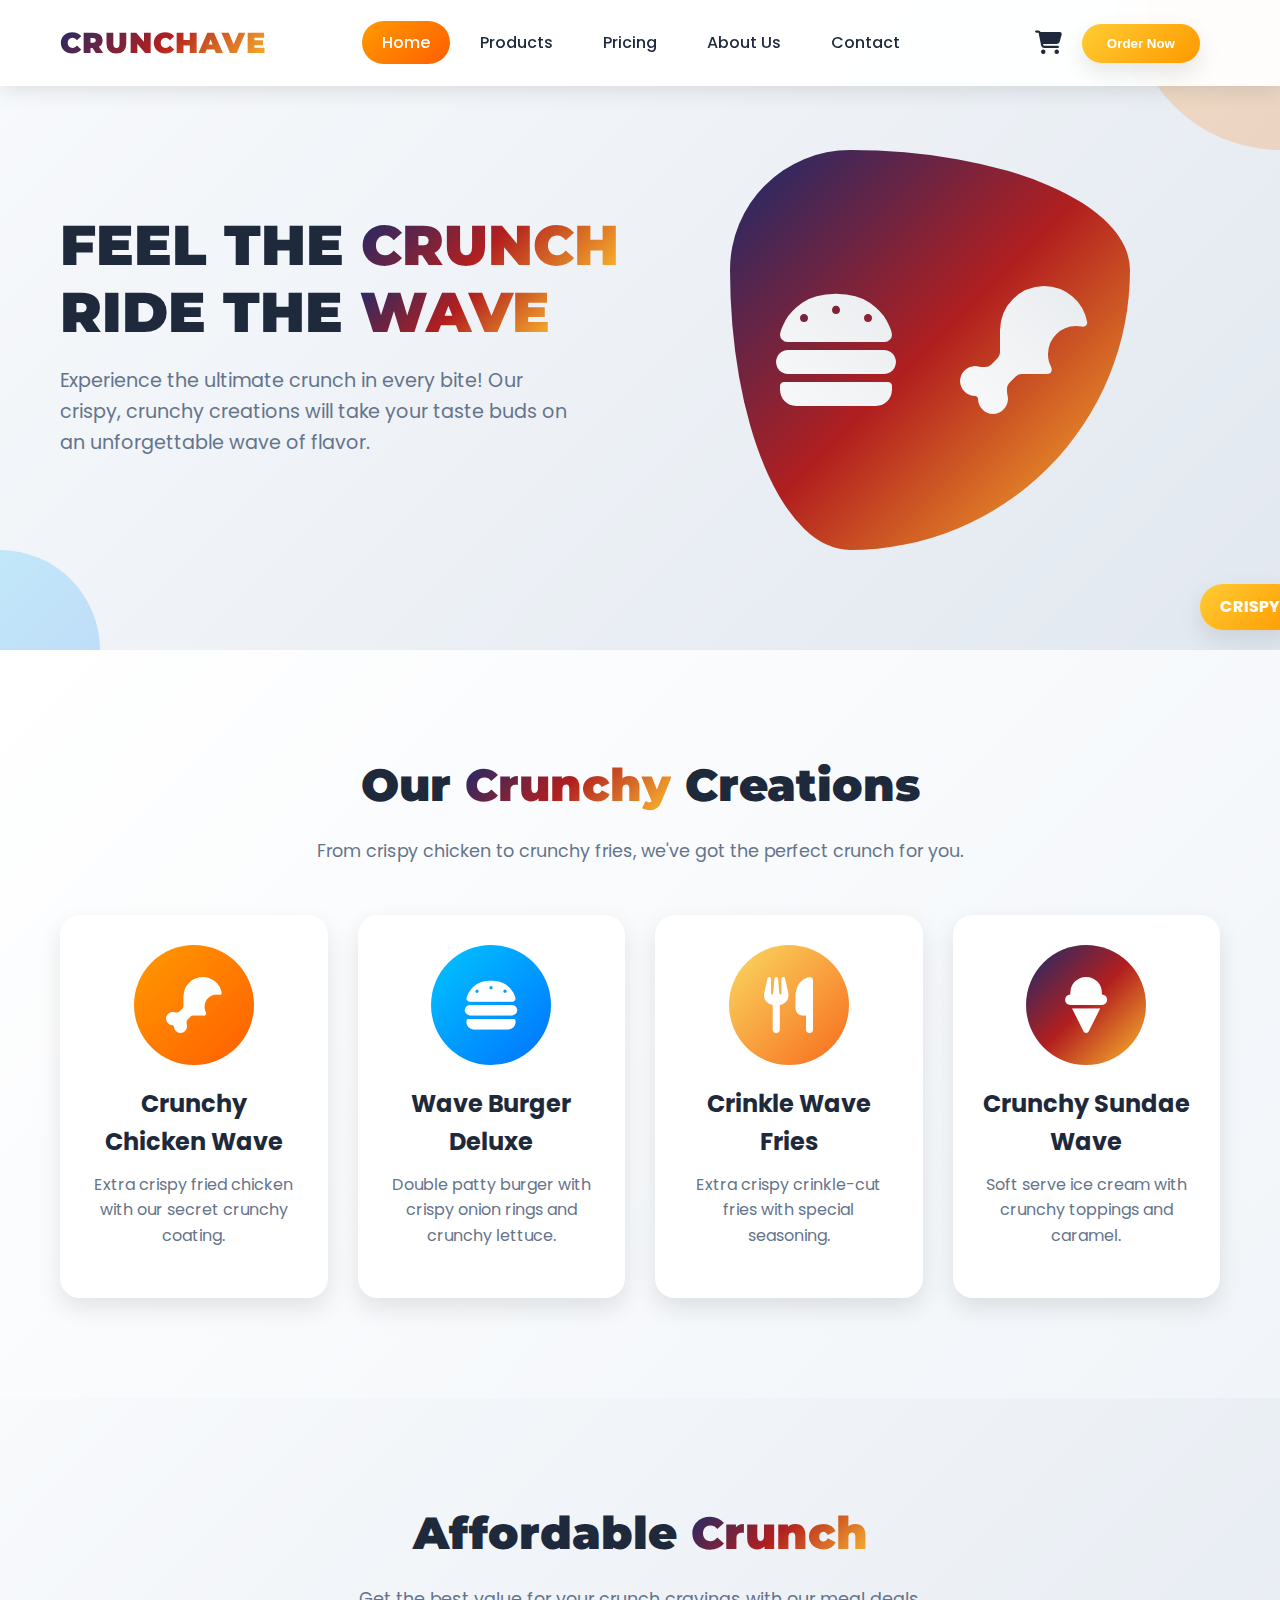
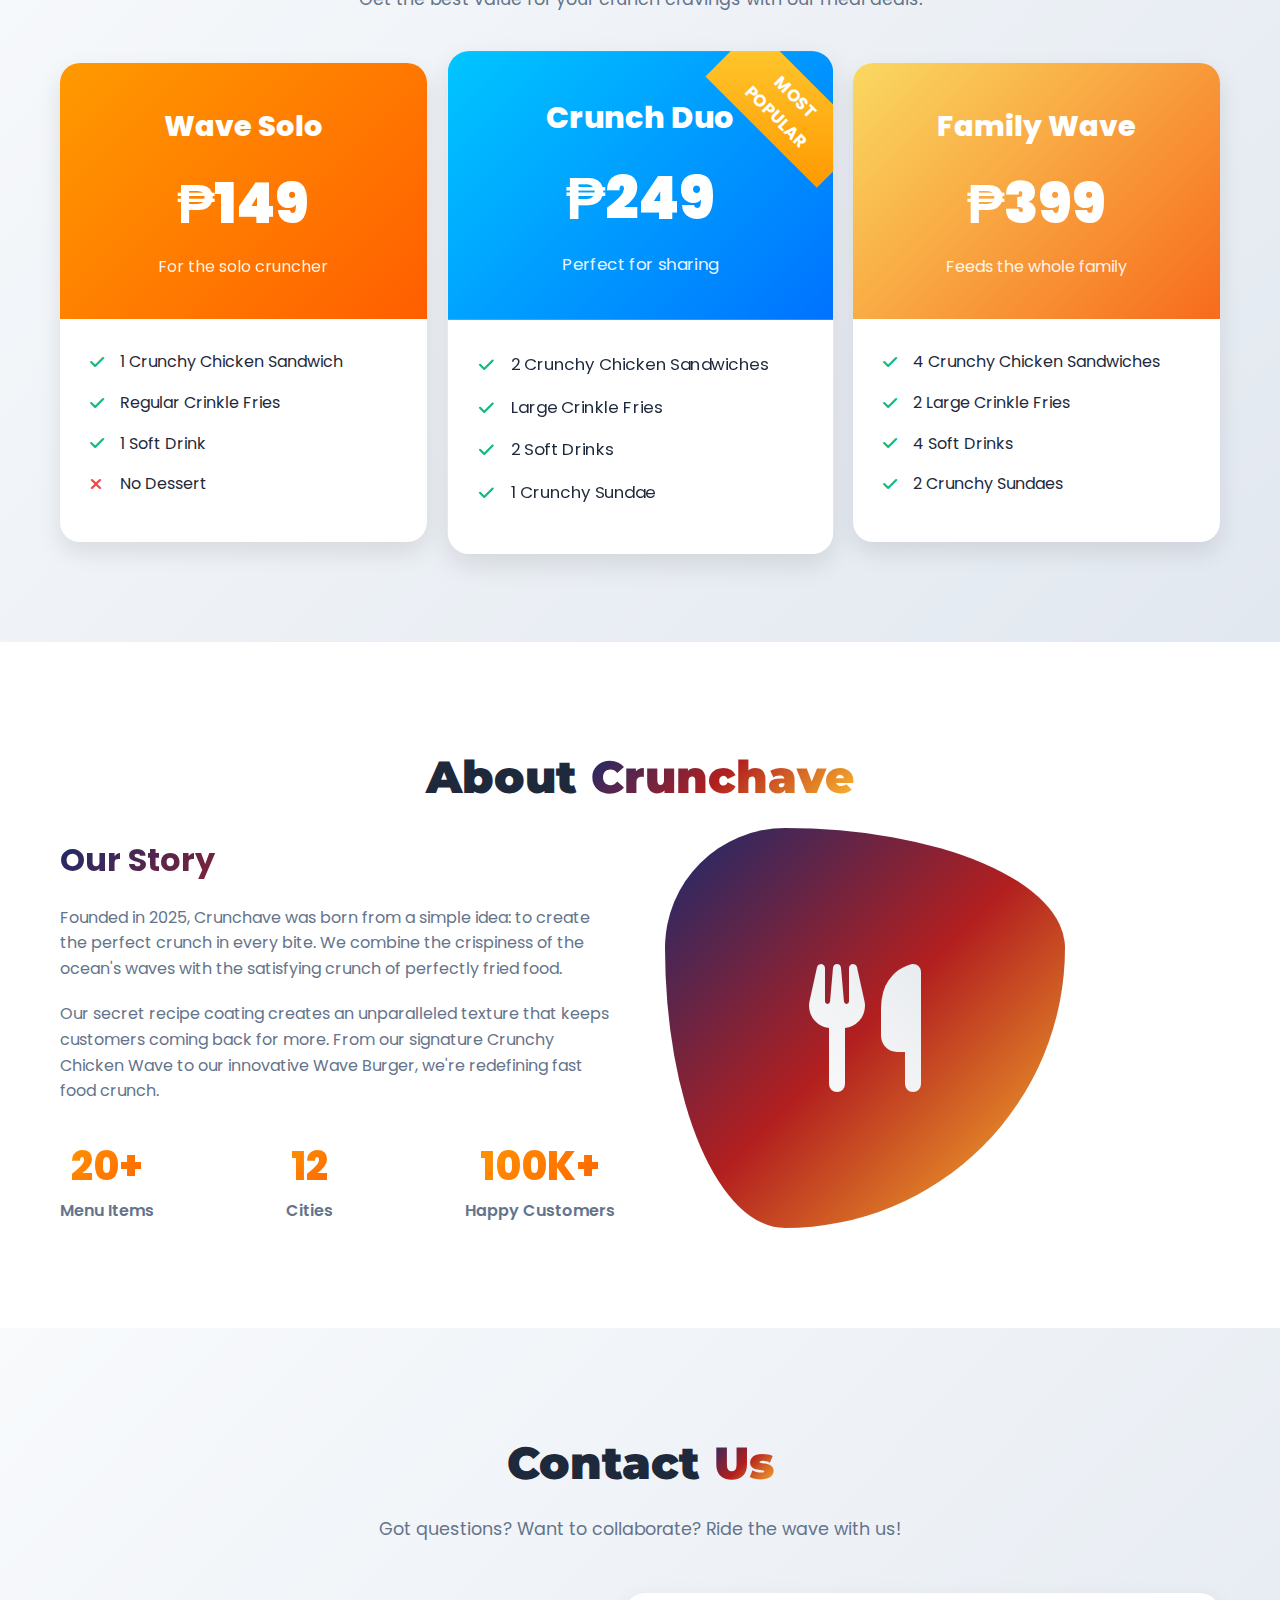
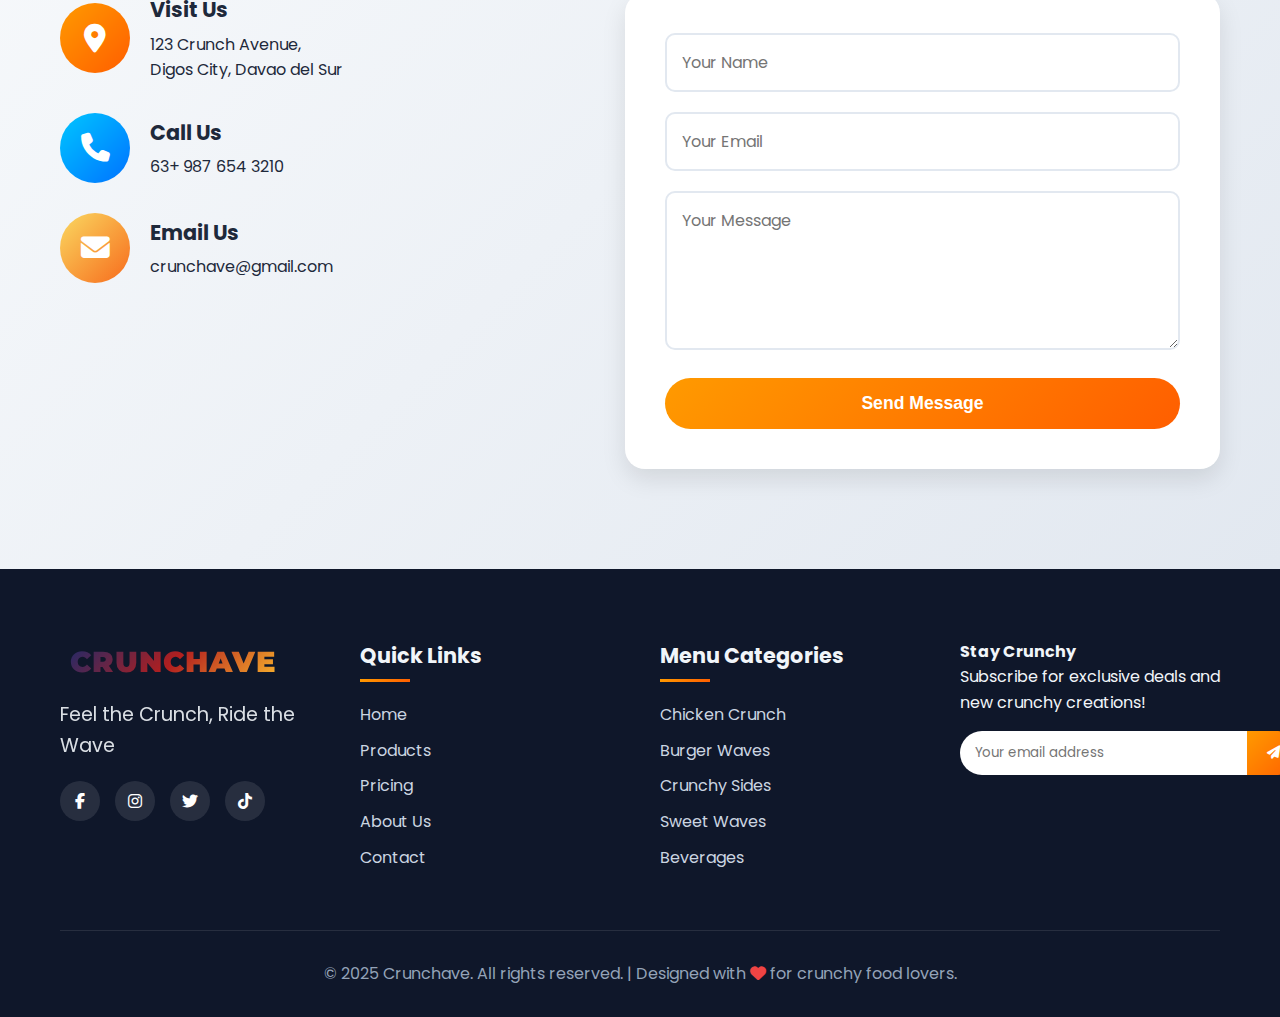
<file: index.html>
<!DOCTYPE html>
<html lang="en">
<head>
    <meta charset="UTF-8">
    <meta name="viewport" content="width=device-width, initial-scale=1.0">
    <title>Crunchave | Feel the Crunch, Ride the Wave</title>
    <link rel="stylesheet" href="css/styles.css">
    <link rel="stylesheet" href="https://cdnjs.cloudflare.com/ajax/libs/font-awesome/6.4.0/css/all.min.css">
    <link href="https://fonts.googleapis.com/css2?family=Poppins:wght@300;400;500;600;700;800&family=Montserrat:wght@800;900&display=swap" rel="stylesheet">
    <link rel="icon" type="image/x-icon" href="data:image/svg+xml,<svg xmlns=%22http://www.w3.org/2000/svg%22 viewBox=%220 0 100 100%22><text y=%22.9em%22 font-size=%2290%22>🍟</text></svg>">
</head>
<body>
    <!-- Header & Navigation -->
    <header class="header">
        <div class="container">
            <nav class="navbar">
                <div class="logo">
                    <a href="#">
                        <span class="logo-text">CRUNCHAVE</span>
                    </a>
                </div>
                
                <ul class="nav-menu">
                    <li><a href="#home" class="nav-link active">Home</a></li>
                    <li><a href="#products" class="nav-link">Products</a></li>
                    <li><a href="#pricing" class="nav-link">Pricing</a></li>
                    <li><a href="#about" class="nav-link">About Us</a></li>
                    <li><a href="#contact" class="nav-link">Contact</a></li>
                </ul>
                
                <div class="nav-actions">
                    <div class="cart-icon" id="cartIcon">
                        <i class="fas fa-shopping-cart"></i>
                        <span class="cart-count" id="cartCount">0</span>
                    </div>
                    <button class="btn-order">Order Now</button>
                    <div class="hamburger" id="hamburger">
                        <span class="bar"></span>
                        <span class="bar"></span>
                        <span class="bar"></span>
                    </div>
                </div>
            </nav>
        </div>
    </header>

    <!-- Hero Section -->
    <section class="hero" id="home">
        <div class="container">
            <div class="hero-content">
                <div class="hero-text">
                    <h1 class="hero-title">
                        <span class="title-line">FEEL THE <span class="highlight">CRUNCH</span></span>
                        <span class="title-line">RIDE THE <span class="highlight">WAVE</span></span>
                    </h1>
                    <p class="hero-subtitle">Experience the ultimate crunch in every bite! Our crispy, crunchy creations will take your taste buds on an unforgettable wave of flavor.</p>
                </div>
                <div class="hero-image">
                    <div class="food-image">
                        <div class="image-frame">
                            <div class="image-placeholder">
                                <i class="fas fa-hamburger"></i>
                                <i class="fas fa-french-fries"></i>
                                <i class="fas fa-drumstick-bite"></i>
                            </div>
                        </div>
                        <div class="floating-badge">
                            <span>CRISPY</span>
                        </div>
                    </div>
                </div>
            </div>
        </div>
    </section>

    <!-- Products Section -->
    <section class="products-section" id="products">
        <div class="container">
            <h2 class="section-title">Our <span class="highlight">Crunchy</span> Creations</h2>
            <p class="section-subtitle">From crispy chicken to crunchy fries, we've got the perfect crunch for you.</p>
            
            <div class="products-grid">
                <div class="product-card">
                    <div class="product-image gradient-1">
                        <i class="fas fa-drumstick-bite"></i>
                    </div>
                    <h3 class="product-name">Crunchy Chicken Wave</h3>
                    <p class="product-description">Extra crispy fried chicken with our secret crunchy coating.</p>
                </div>
                
                <div class="product-card">
                    <div class="product-image gradient-2">
                        <i class="fas fa-hamburger"></i>
                    </div>
                    <h3 class="product-name">Wave Burger Deluxe</h3>
                    <p class="product-description">Double patty burger with crispy onion rings and crunchy lettuce.</p>
                </div>
                
                <div class="product-card">
                    <div class="product-image gradient-3">
                        <i class="fas fa-utensils"></i>
                    </div>
                    <h3 class="product-name">Crinkle Wave Fries</h3>
                    <p class="product-description">Extra crispy crinkle-cut fries with special seasoning.</p>
                </div>
                
                <div class="product-card">
                    <div class="product-image gradient-4">
                        <i class="fas fa-ice-cream"></i>
                    </div>
                    <h3 class="product-name">Crunchy Sundae Wave</h3>
                    <p class="product-description">Soft serve ice cream with crunchy toppings and caramel.</p>
                </div>
            </div>
        </div>
    </section>

    <!-- Pricing Section -->
    <section class="pricing-section" id="pricing">
        <div class="container">
            <h2 class="section-title">Affordable <span class="highlight">Crunch</span></h2>
            <p class="section-subtitle">Get the best value for your crunch cravings with our meal deals.</p>
            
            <div class="pricing-cards">
                <div class="pricing-card">
                    <div class="pricing-header gradient-1">
                        <h3 class="plan-name">Wave Solo</h3>
                        <div class="plan-price">₱149</div>
                        <p class="plan-description">For the solo cruncher</p>
                    </div>
                    <ul class="plan-features">
                        <li><i class="fas fa-check"></i> 1 Crunchy Chicken Sandwich</li>
                        <li><i class="fas fa-check"></i> Regular Crinkle Fries</li>
                        <li><i class="fas fa-check"></i> 1 Soft Drink</li>
                        <li><i class="fas fa-times"></i> No Dessert</li>
                    </ul>
                </div>
                
                <div class="pricing-card featured">
                    <div class="pricing-header gradient-2">
                        <div class="popular-badge">MOST POPULAR</div>
                        <h3 class="plan-name">Crunch Duo</h3>
                        <div class="plan-price">₱249</div>
                        <p class="plan-description">Perfect for sharing</p>
                    </div>
                    <ul class="plan-features">
                        <li><i class="fas fa-check"></i> 2 Crunchy Chicken Sandwiches</li>
                        <li><i class="fas fa-check"></i> Large Crinkle Fries</li>
                        <li><i class="fas fa-check"></i> 2 Soft Drinks</li>
                        <li><i class="fas fa-check"></i> 1 Crunchy Sundae</li>
                    </ul>
                </div>
                
                <div class="pricing-card">
                    <div class="pricing-header gradient-3">
                        <h3 class="plan-name">Family Wave</h3>
                        <div class="plan-price">₱399</div>
                        <p class="plan-description">Feeds the whole family</p>
                    </div>
                    <ul class="plan-features">
                        <li><i class="fas fa-check"></i> 4 Crunchy Chicken Sandwiches</li>
                        <li><i class="fas fa-check"></i> 2 Large Crinkle Fries</li>
                        <li><i class="fas fa-check"></i> 4 Soft Drinks</li>
                        <li><i class="fas fa-check"></i> 2 Crunchy Sundaes</li>
                    </ul>
                </div>
            </div>
        </div>
    </section>

    <!-- About Section -->
    <section class="about-section" id="about">
        <div class="container">
            <h2 class="section-title">About <span class="highlight">Crunchave</span></h2>
            <div class="about-content">
                <div class="about-text">
                    <h3>Our Story</h3>
                    <p>Founded in 2025, Crunchave was born from a simple idea: to create the perfect crunch in every bite. We combine the crispiness of the ocean's waves with the satisfying crunch of perfectly fried food.</p>
                    <p>Our secret recipe coating creates an unparalleled texture that keeps customers coming back for more. From our signature Crunchy Chicken Wave to our innovative Wave Burger, we're redefining fast food crunch.</p>
                    <div class="about-stats">
                        <div class="stat">
                            <div class="stat-number">20+</div>
                            <div class="stat-label">Menu Items</div>
                        </div>
                        <div class="stat">
                            <div class="stat-number">12</div>
                            <div class="stat-label">Cities</div>
                        </div>
                        <div class="stat">
                            <div class="stat-number">100K+</div>
                            <div class="stat-label">Happy Customers</div>
                        </div>
                    </div>
                </div>
                <div class="about-image">
                    <div class="image-frame gradient-4">
                        <i class="fas fa-utensils"></i>
                    </div>
                </div>
            </div>
        </div>
    </section>

    <!-- Contact Section -->
    <section class="contact-section" id="contact">
        <div class="container">
            <h2 class="section-title">Contact <span class="highlight">Us</span></h2>
            <p class="section-subtitle">Got questions? Want to collaborate? Ride the wave with us!</p>
            
            <div class="contact-content">
                <div class="contact-info">
                    <div class="contact-item">
                        <div class="contact-icon gradient-1">
                            <i class="fas fa-map-marker-alt"></i>
                        </div>
                        <div class="contact-details">
                            <h4>Visit Us</h4>
                            <p>123 Crunch Avenue,</p> 
                            <p>Digos City, Davao del Sur</p>
                        </div>
                    </div>
                    
                    <div class="contact-item">
                        <div class="contact-icon gradient-2">
                            <i class="fas fa-phone"></i>
                        </div>
                        <div class="contact-details">
                            <h4>Call Us</h4>
                            <p>63+ 987 654 3210</p>
                        </div>
                    </div>
                    
                    <div class="contact-item">
                        <div class="contact-icon gradient-3">
                            <i class="fas fa-envelope"></i>
                        </div>
                        <div class="contact-details">
                            <h4>Email Us</h4>
                            <p>crunchave@gmail.com</p>
                        </div>
                    </div>
                </div>
                
                <div class="contact-form">
                    <form id="contactForm">
                        <div class="form-group">
                            <input type="text" placeholder="Your Name" required>
                        </div>
                        <div class="form-group">
                            <input type="email" placeholder="Your Email" required>
                        </div>
                        <div class="form-group">
                            <textarea placeholder="Your Message" rows="5" required></textarea>
                        </div>
                        <button type="submit" class="btn-submit">Send Message</button>
                    </form>
                </div>
            </div>
        </div>
    </section>

    <!-- Footer -->
    <footer class="footer">
        <div class="container">
            <div class="footer-content">
                <div class="footer-brand">
                    <div class="logo">
                        <a href="#">
                            <span class="logo-icon"></span>
                            <span class="logo-text">CRUNCHAVE</span>
                        </a>
                    </div>
                    <p class="footer-motto">Feel the Crunch, Ride the Wave</p>
                    <div class="social-links">
                        <a href="javascript:void(0)" class="social-link"><i class="fab fa-facebook-f"></i></a>
                        <a href="javascript:void(0)" class="social-link"><i class="fab fa-instagram"></i></a>
                        <a href="javascript:void(0)" class="social-link"><i class="fab fa-twitter"></i></a>
                        <a href="javascript:void(0)" class="social-link"><i class="fab fa-tiktok"></i></a>
                    </div>
                </div>
                
                <div class="footer-links">
                    <h4>Quick Links</h4>
                    <ul>
                        <li><a href="#home">Home</a></li>
                        <li><a href="#products">Products</a></li>
                        <li><a href="#pricing">Pricing</a></li>
                        <li><a href="#about">About Us</a></li>
                        <li><a href="#contact">Contact</a></li>
                    </ul>
                </div>
                
                <div class="footer-links">
                    <h4>Menu Categories</h4>
                    <ul>
                        <li><a href="#">Chicken Crunch</a></li>
                        <li><a href="#">Burger Waves</a></li>
                        <li><a href="#">Crunchy Sides</a></li>
                        <li><a href="#">Sweet Waves</a></li>
                        <li><a href="#">Beverages</a></li>
                    </ul>
                </div>
        
                <div class="footer-newsletter">
                    <h4>Stay Crunchy</h4>   
                    <p>Subscribe for exclusive deals and new crunchy creations!</p>
                    <form class="newsletter-form">
                        <input type="email" placeholder="Your email address" required>
                        <button type="submit"><i class="fas fa-paper-plane"></i></button>
                    </form>
                </div>
            </div>
            
            <div class="footer-bottom">
                <p>&copy; 2025 Crunchave. All rights reserved. | Designed with <i class="fas fa-heart"></i> for crunchy food lovers.</p>
            </div>
        </div>
    </footer>

    <!-- Order Modal -->
    <div class="modal" id="orderModal">
        <div class="modal-content">
            <span class="close-modal">&times;</span>
            <h3>Order <span class="highlight">Crunchave</span></h3>
            <p>Choose your preferred ordering method:</p>
            <div class="order-options">
                <button class="order-option gradient-1">
                    <i class="fas fa-store"></i>
                    <span>Pickup</span>
                </button>
                <button class="order-option gradient-2">
                    <i class="fas fa-motorcycle"></i>
                    <span>Delivery</span>
                </button>
            </div>
            <p class="modal-note">You'll be redirected to our ordering platform.</p>
        </div>
    </div>

    <!-- Cart Modal -->
    <div class="modal" id="cartModal">
        <div class="modal-content cart-modal-content">
            <span class="close-modal">&times;</span>
            <h3>Your <span class="highlight">Cart</span></h3>
            <div class="cart-items" id="cartItems">
                <p class="empty-cart">Your cart is empty. Add some crunchy items!</p>
            </div>
            <div class="cart-total" id="cartTotal">
                <p>Total: <span>₱0.00</span></p>
            </div>
            <div class="cart-actions">
                <button class="btn-clear-cart" id="clearCart">Clear Cart</button>
                <button class="btn-checkout" id="checkoutBtn">Checkout</button>
            </div>
        </div>
    </div>

    <!-- Address Modal -->
    <div class="modal" id="addressModal">
        <div class="modal-content address-modal-content">
            <span class="close-modal">&times;</span>
            <h3>Delivery <span class="highlight">Address</span></h3>
            <p>Please provide your delivery address:</p>
            
            <form id="addressForm">
                <div class="form-group">
                    <label for="fullName">Full Name</label>
                    <input type="text" id="fullName" placeholder="Your full name" required>
                </div>
                
                <div class="form-group">
                    <label for="phoneNumber">Phone Number</label>
                    <input type="tel" id="phoneNumber" placeholder="Your phone number" required>
                </div>
                
                <div class="form-group">
                    <label for="streetAddress">Street Address</label>
                    <input type="text" id="streetAddress" placeholder="House no., Street name" required>
                </div>
                
                <div class="form-group">
                    <label for="barangay">Barangay</label>
                    <input type="text" id="barangay" placeholder="Barangay" required>
                </div>
                
                <div class="form-group">
                    <label for="city">City/Municipality</label>
                    <input type="text" id="city" placeholder="City/Municipality" required value="Digos City" readonly>
                </div>
                
                <div class="form-group">
                    <label for="province">Province</label>
                    <input type="text" id="province" placeholder="Province" required value="Davao del Sur" readonly>
                </div>
                
                <div class="form-group">
                    <label for="landmark">Landmark (Optional)</label>
                    <input type="text" id="landmark" placeholder="Nearby landmark, building, etc.">
                </div>
                
                <div class="form-group">
                    <label for="deliveryNotes">Delivery Instructions (Optional)</label>
                    <textarea id="deliveryNotes" placeholder="Any special instructions for the driver" rows="3"></textarea>
                </div>
                
                <div class="address-buttons">
                    <button type="button" class="btn-cancel">Cancel</button>
                    <button type="submit" class="btn-confirm">Confirm Address</button>
                </div>
            </form>
        </div>
    </div>

    <!-- Menu Modal -->
    <div class="modal" id="menuModal">
        <div class="modal-content menu-modal-content">
            <span class="close-modal">&times;</span>
            <h3>Our <span class="highlight">Complete Menu</span></h3>
            
            <div class="menu-layout">
                <div class="menu-sidebar">
                    <ul class="menu-categories">
                        <li><a href="#" class="category-link active" data-category="chicken">Chicken Crunch</a></li>
                        <li><a href="#" class="category-link" data-category="burgers">Burger Waves</a></li>
                        <li><a href="#" class="category-link" data-category="sides">Crunchy Sides</a></li>
                        <li><a href="#" class="category-link" data-category="sweets">Sweet Waves</a></li>
                        <li><a href="#" class="category-link" data-category="beverages">Beverages</a></li>
                        <li><a href="#" class="category-link" data-category="affordable">Affordable Crunch</a></li>
                    </ul>
                </div>
                
                <div class="menu-content">
                <!-- Chicken Crunch -->
                <div class="menu-category active" id="chicken">
                    <h4>Chicken Crunch</h4>
                    <div class="menu-items">
                        <div class="menu-item">
                            <div class="menu-item-info">
                                <div class="menu-item-image"><img src="assets/crunchy_chicken_wave.jpg" alt="Crunchy Chicken Wave"></div>
                                <h5>Crunchy Chicken Wave</h5>
                                <p>Extra crispy fried chicken with our secret crunchy coating</p>
                                <span class="price">₱89</span>
                            </div>
                            <button class="btn-add-menu" data-name="Crunchy Chicken Wave" data-price="89">Add to Cart</button>
                        </div>
                        <div class="menu-item">
                            <div class="menu-item-info">
                                <div class="menu-item-image"><img src="assets/spicy_chicken_crunch.jpg" alt="Spicy Chicken Crunch"></div>
                                <h5>Spicy Chicken Crunch</h5>
                                <p>Crispy chicken with spicy seasoning and hot sauce</p>
                                <span class="price">₱95</span>
                            </div>
                            <button class="btn-add-menu" data-name="Spicy Chicken Crunch" data-price="95">Add to Cart</button>
                        </div>
                        <div class="menu-item">
                            <div class="menu-item-info">
                                <div class="menu-item-image"><img src="assets/chicken_tenders_wave.jpg" alt="Chicken Tenders Wave"></div>
                                <h5>Chicken Tenders Wave</h5>
                                <p>Golden crispy chicken tenders, perfect for sharing</p>
                                <span class="price">₱99</span>
                            </div>
                            <button class="btn-add-menu" data-name="Chicken Tenders Wave" data-price="99">Add to Cart</button>
                        </div>
                        <div class="menu-item">
                            <div class="menu-item-info">
                                <div class="menu-item-image"><img src="assets/chicken_nuggets_crunch.jpg" alt="Chicken Nuggets Crunch"></div>
                                <h5>Chicken Nuggets Crunch</h5>
                                <p>Bite sized crispy nuggets with dipping sauces</p>
                                <span class="price">₱79</span>
                            </div>
                            <button class="btn-add-menu" data-name="Chicken Nuggets Crunch" data-price="79">Add to Cart</button>
                        </div>
                    </div>
                </div>
                
                <!-- Burger Waves -->
                <div class="menu-category" id="burgers">
                    <h4>Burger Waves</h4>
                    <div class="menu-items">
                        <div class="menu-item">
                            <div class="menu-item-info">
                                <div class="menu-item-image"><img src="assets/wave_burger_deluxe.jpg" alt="Wave Burger Deluxe"></div>
                                <h5>Wave Burger Deluxe</h5>
                                <p>Double patty burger with crispy onion rings and crunchy lettuce</p>
                                <span class="price">₱99</span>
                            </div>
                            <button class="btn-add-menu" data-name="Wave Burger Deluxe" data-price="99">Add to Cart</button>
                        </div>
                        <div class="menu-item">
                            <div class="menu-item-info">
                                <div class="menu-item-image"><img src="assets/crunchy_bacon_burger.jpg" alt="Crunchy Bacon Burger"></div>
                                <h5>Crunchy Bacon Burger</h5>
                                <p>Beef patty with crispy bacon, cheese, and special sauce</p>
                                <span class="price">₱95</span>
                            </div>
                            <button class="btn-add-menu" data-name="Crunchy Bacon Burger" data-price="95">Add to Cart</button>
                        </div>
                        <div class="menu-item">
                            <div class="menu-item-info">
                                <div class="menu-item-image"><img src="assets/veggie_wave_burger.jpg" alt="Veggie Wave Burger"></div>
                                <h5>Veggie Wave Burger</h5>
                                <p>Plant based patty with crispy veggies and crunchy coating</p>
                                <span class="price">₱85</span>
                            </div>
                            <button class="btn-add-menu" data-name="Veggie Wave Burger" data-price="85">Add to Cart</button>
                        </div>
                        <div class="menu-item">
                            <div class="menu-item-info">
                                <div class="menu-item-image"><img src="assets/spicy_jalapeno_burger.jpg" alt="Spicy Jalapeño Burger"></div>
                                <h5>Spicy Jalapeño Burger</h5>
                                <p>Beef patty with jalapeños, pepper jack cheese, and spicy crunch</p>
                                <span class="price">₱99</span>
                            </div>
                            <button class="btn-add-menu" data-name="Spicy Jalapeño Burger" data-price="99">Add to Cart</button>
                        </div>
                    </div>
                </div>
                
                <!-- Crunchy Sides -->
                <div class="menu-category" id="sides">
                    <h4>Crunchy Sides</h4>
                    <div class="menu-items">
                        <div class="menu-item">
                            <div class="menu-item-info">
                                <div class="menu-item-image"><img src="assets/crinkle_wave_fries.jpg" alt="Crinkle Wave Fries"></div>
                                <h5>Crinkle Wave Fries</h5>
                                <p>Extra crispy crinkle cut fries with special seasoning</p>
                                <span class="price">₱59</span>
                            </div>
                            <button class="btn-add-menu" data-name="Crinkle Wave Fries" data-price="59">Add to Cart</button>
                        </div>
                        <div class="menu-item">
                            <div class="menu-item-info">
                                <div class="menu-item-image"><img src="assets/onion_rings_crunch.jpg" alt="Onion Rings Crunch"></div>
                                <h5>Onion Rings Crunch</h5>
                                <p>Beer battered onion rings with crispy coating</p>
                                <span class="price">₱79</span>
                            </div>
                            <button class="btn-add-menu" data-name="Onion Rings Crunch" data-price="79">Add to Cart</button>
                        </div>
                        <div class="menu-item">
                            <div class="menu-item-info">
                                <div class="menu-item-image"><img src="assets/hash_browns_wave.jpg" alt="Hash Browns Wave"></div>
                                <h5>Hash Browns Wave</h5>
                                <p>Crispy shredded hash browns with seasoning</p>
                                <span class="price">₱69</span>
                            </div>
                            <button class="btn-add-menu" data-name="Hash Browns Wave" data-price="69">Add to Cart</button>
                        </div>
                        <div class="menu-item">
                            <div class="menu-item-info">
                                <div class="menu-item-image"><img src="assets/mozzarella_sticks.jpg" alt="Mozzarella Sticks"></div>
                                <h5>Mozzarella Sticks</h5>
                                <p>Crispy breaded mozzarella sticks with marinara sauce</p>
                                <span class="price">₱89</span>
                            </div>
                            <button class="btn-add-menu" data-name="Mozzarella Sticks" data-price="89">Add to Cart</button>
                        </div>
                        <div class="menu-item">
                            <div class="menu-item-info">
                                <div class="menu-item-image"><img src="assets/crunchy_coleslaw.jpg" alt="Crunchy Coleslaw"></div>
                                <h5>Crunchy Coleslaw</h5>
                                <p>Crispy cabbage slaw with crunchy toppings</p>
                                <span class="price">₱49</span>
                            </div>
                            <button class="btn-add-menu" data-name="Crunchy Coleslaw" data-price="49">Add to Cart</button>
                        </div>
                    </div>
                </div>
                
                <!-- Sweet Waves -->
                <div class="menu-category" id="sweets">
                    <h4>Sweet Waves</h4>
                    <div class="menu-items">
                        <div class="menu-item">
                            <div class="menu-item-info">
                                <div class="menu-item-image"><img src="assets/crunchy_sundae_wave.jpg" alt="Crunchy Sundae Wave"></div>
                                <h5>Crunchy Sundae Wave</h5>
                                <p>Soft serve ice cream with crunchy toppings and caramel</p>
                                <span class="price">₱99</span>
                            </div>
                            <button class="btn-add-menu" data-name="Crunchy Sundae Wave" data-price="99">Add to Cart</button>
                        </div>
                        <div class="menu-item">
                            <div class="menu-item-info">
                                <div class="menu-item-image"><img src="assets/chocolate_wave_cake.jpg" alt="Chocolate Wave Cake"></div>
                                <h5>Chocolate Wave Cake</h5>
                                <p>Rich chocolate cake with crunchy chocolate chips</p>
                                <span class="price">₱119</span>
                            </div>
                            <button class="btn-add-menu" data-name="Chocolate Wave Cake" data-price="119">Add to Cart</button>
                        </div>
                        <div class="menu-item">
                            <div class="menu-item-info">
                                <div class="menu-item-image"><img src="assets/apple_pie_crunch.jpg" alt="Apple Pie Crunch"></div>
                                <h5>Apple Pie Crunch</h5>
                                <p>Warm apple pie with crispy, crunchy crust</p>
                                <span class="price">₱89</span>
                            </div>
                            <button class="btn-add-menu" data-name="Apple Pie Crunch" data-price="89">Add to Cart</button>
                        </div>
                        <div class="menu-item">
                            <div class="menu-item-info">
                                <div class="menu-item-image"><img src="assets/cinnamon_crunch_donuts.jpg" alt="Cinnamon Crunch Donuts"></div>
                                <h5>Cinnamon Crunch Donuts</h5>
                                <p>Fresh donuts with cinnamon sugar crunch</p>
                                <span class="price">₱79</span>
                            </div>
                            <button class="btn-add-menu" data-name="Cinnamon Crunch Donuts" data-price="79">Add to Cart</button>
                        </div>
                        <div class="menu-item">
                            <div class="menu-item-info">
                                <div class="menu-item-image"><img src="assets/cookie_crunch_milkshake.jpg" alt="Cookie Crunch Milkshake"></div>
                                <h5>Cookie Crunch Milkshake</h5>
                                <p>Thick milkshake with crunchy cookie pieces</p>
                                <span class="price">₱129</span>
                            </div>
                            <button class="btn-add-menu" data-name="Cookie Crunch Milkshake" data-price="129">Add to Cart</button>
                        </div>
                    </div>
                </div>
                
                <!-- Beverages -->
                <div class="menu-category" id="beverages">
                    <h4>Beverages</h4>
                    <div class="menu-items">
                        <div class="menu-item">
                            <div class="menu-item-info">
                                <div class="menu-item-image"><img src="assets/classic_cola_wave.jpg" alt="Classic Cola Wave"></div>
                                <h5>Classic Cola Wave</h5>
                                <p>Refreshing cola with a crisp, bubbly finish</p>
                                <span class="price">₱59</span>
                            </div>
                            <button class="btn-add-menu" data-name="Classic Cola Wave" data-price="59">Add to Cart</button>
                        </div>
                        <div class="menu-item">
                            <div class="menu-item-info">
                                <div class="menu-item-image"><img src="assets/lemonade_splash.jpg" alt="Lemonade Splash"></div>
                                <h5>Lemonade Splash</h5>
                                <p>Fresh lemonade with a zesty, refreshing crunch</p>
                                <span class="price">₱69</span>
                            </div>
                            <button class="btn-add-menu" data-name="Lemonade Splash" data-price="69">Add to Cart</button>
                        </div>
                        <div class="menu-item">
                            <div class="menu-item-info">
                                <div class="menu-item-image"><img src="assets/iced_tea_wave.jpg" alt="Iced Tea Wave"></div>
                                <h5>Iced Tea Wave</h5>
                                <p>Chilled iced tea with a crisp, smooth finish</p>
                                <span class="price">₱59</span>
                            </div>
                            <button class="btn-add-menu" data-name="Iced Tea Wave" data-price="59">Add to Cart</button>
                        </div>
                        <div class="menu-item">
                            <div class="menu-item-info">
                                <div class="menu-item-image"><img src="assets/orange_crush.jpg" alt="Orange Crush"></div>
                                <h5>Orange Crush</h5>
                                <p>Tangy orange soda with a refreshing crunch</p>
                                <span class="price">₱59</span>
                            </div>
                            <button class="btn-add-menu" data-name="Orange Crush" data-price="59">Add to Cart</button>
                        </div>
                        <div class="menu-item">
                            <div class="menu-item-info">
                                <div class="menu-item-image"><img src="assets/coffee_wave.jpg" alt="Coffee Wave"></div>
                                <h5>Coffee Wave</h5>
                                <p>Hot coffee with a smooth, awakening crunch</p>
                                <span class="price">₱69</span>
                            </div>
                            <button class="btn-add-menu" data-name="Coffee Wave" data-price="69">Add to Cart</button>
                        </div>
                        <div class="menu-item">
                            <div class="menu-item-info">
                                <div class="menu-item-image"><img src="assets/hot_chocolate_crunch.jpg" alt="Hot Chocolate Crunch"></div>
                                <h5>Hot Chocolate Crunch</h5>
                                <p>Rich hot chocolate with crunchy toppings</p>
                                <span class="price">₱189</span>
                            </div>
                            <button class="btn-add-menu" data-name="Hot Chocolate Crunch" data-price="189">Add to Cart</button>
                        </div>
                    </div>
                </div>
                
                <!-- Affordable Crunch -->
                <div class="menu-category" id="affordable">
                    <h4>Affordable Crunch</h4>
                    <div class="menu-items">
                        <div class="menu-item">
                            <div class="menu-item-info">
                                <div class="menu-item-image">👤🍔🍟🥤</div>
                                <h5>Wave Solo</h5>
                                <p>For the solo cruncher:</p>
                                <p>1 Crunchy Chicken Sandwich</p>
                                <p>1 Regular Crinkle fries</p>
                                <p>1 Soft Drink</p>
                                <p>No Dessert</p>
                                <span class="price">₱149</span>
                            </div>
                            <button class="btn-add-menu" data-name="Wave Solo" data-price="149">Add to Cart</button>
                        </div>
                        
                        <div class="menu-item">
                            <div class="menu-item-info">
                                <div class="menu-item-image">👥🍔🍟🥤🍦</div>
                                <h5>Crunch Duo</h5>
                                <p>Perfect for sharing:</p> 
                                <p>2 Crunchy Chicken Sandwiches</p>
                                <p>Large Crinkle Fries</p>
                                <p>2 Soft Drinks</p>
                                <p>1 Crunchy Sundae</p>
                                <span class="price">₱249</span>
                            </div>
                            <button class="btn-add-menu" data-name="Crunch Duo" data-price="249">Add to Cart</button>
                        </div>
                        
                        <div class="menu-item">
                            <div class="menu-item-info">
                                <div class="menu-item-image">👨‍👩‍👧‍👦🍔🍟🥤🍦</div>
                                <h5>Family Wave</h5>
                                <p>Feeds the whole family:</p>
                                <p>4 Crunchy Chicken Sandwiches</p>
                                <p>2 Large Crinkle Fries</p>
                                <p>4 Soft Drinks</p>
                                <p>2 Crunchy Sundaes</p>
                                <span class="price">₱399</span>
                            </div>
                            <button class="btn-add-menu" data-name="Family Wave" data-price="399">Add to Cart</button>
                        </div>
                    </div>
                </div>
            </div>
        </div>
    </div>

    <script src="js/script.js"></script>
</body>
</html>
</file>
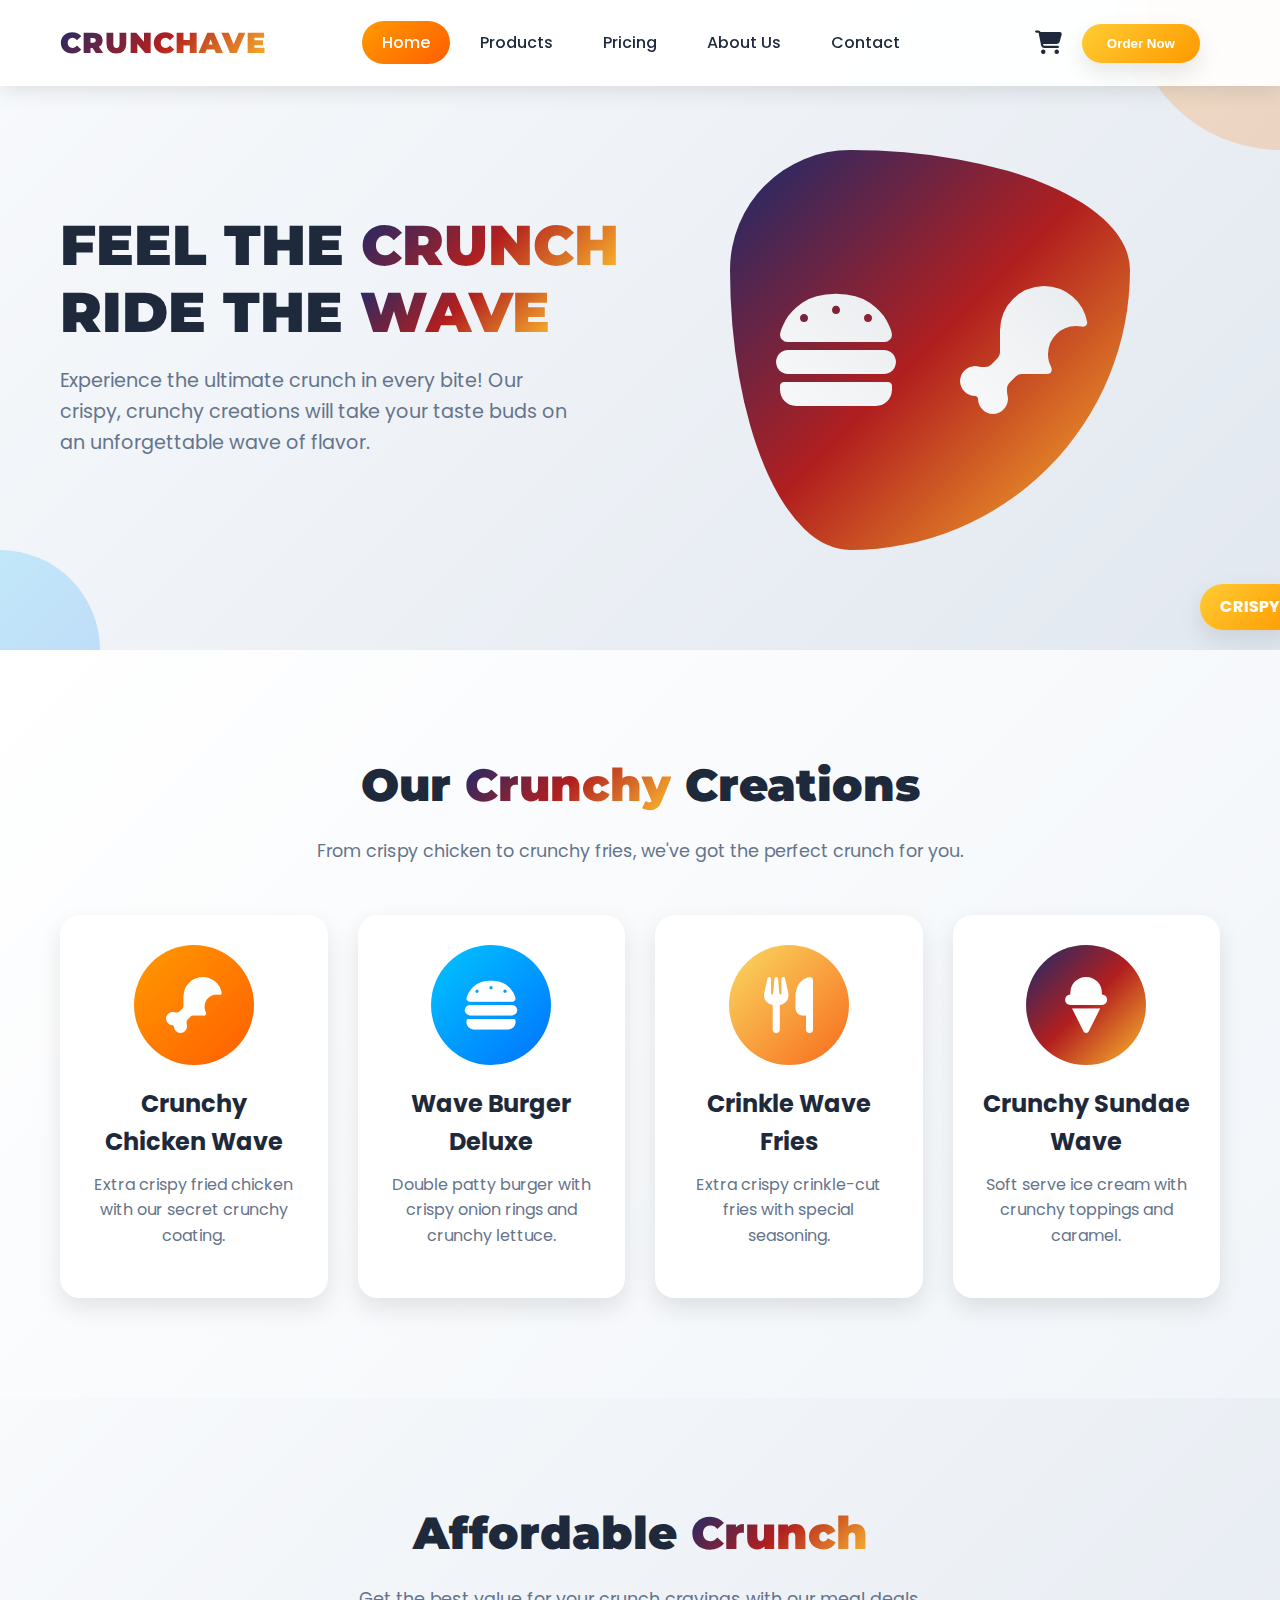
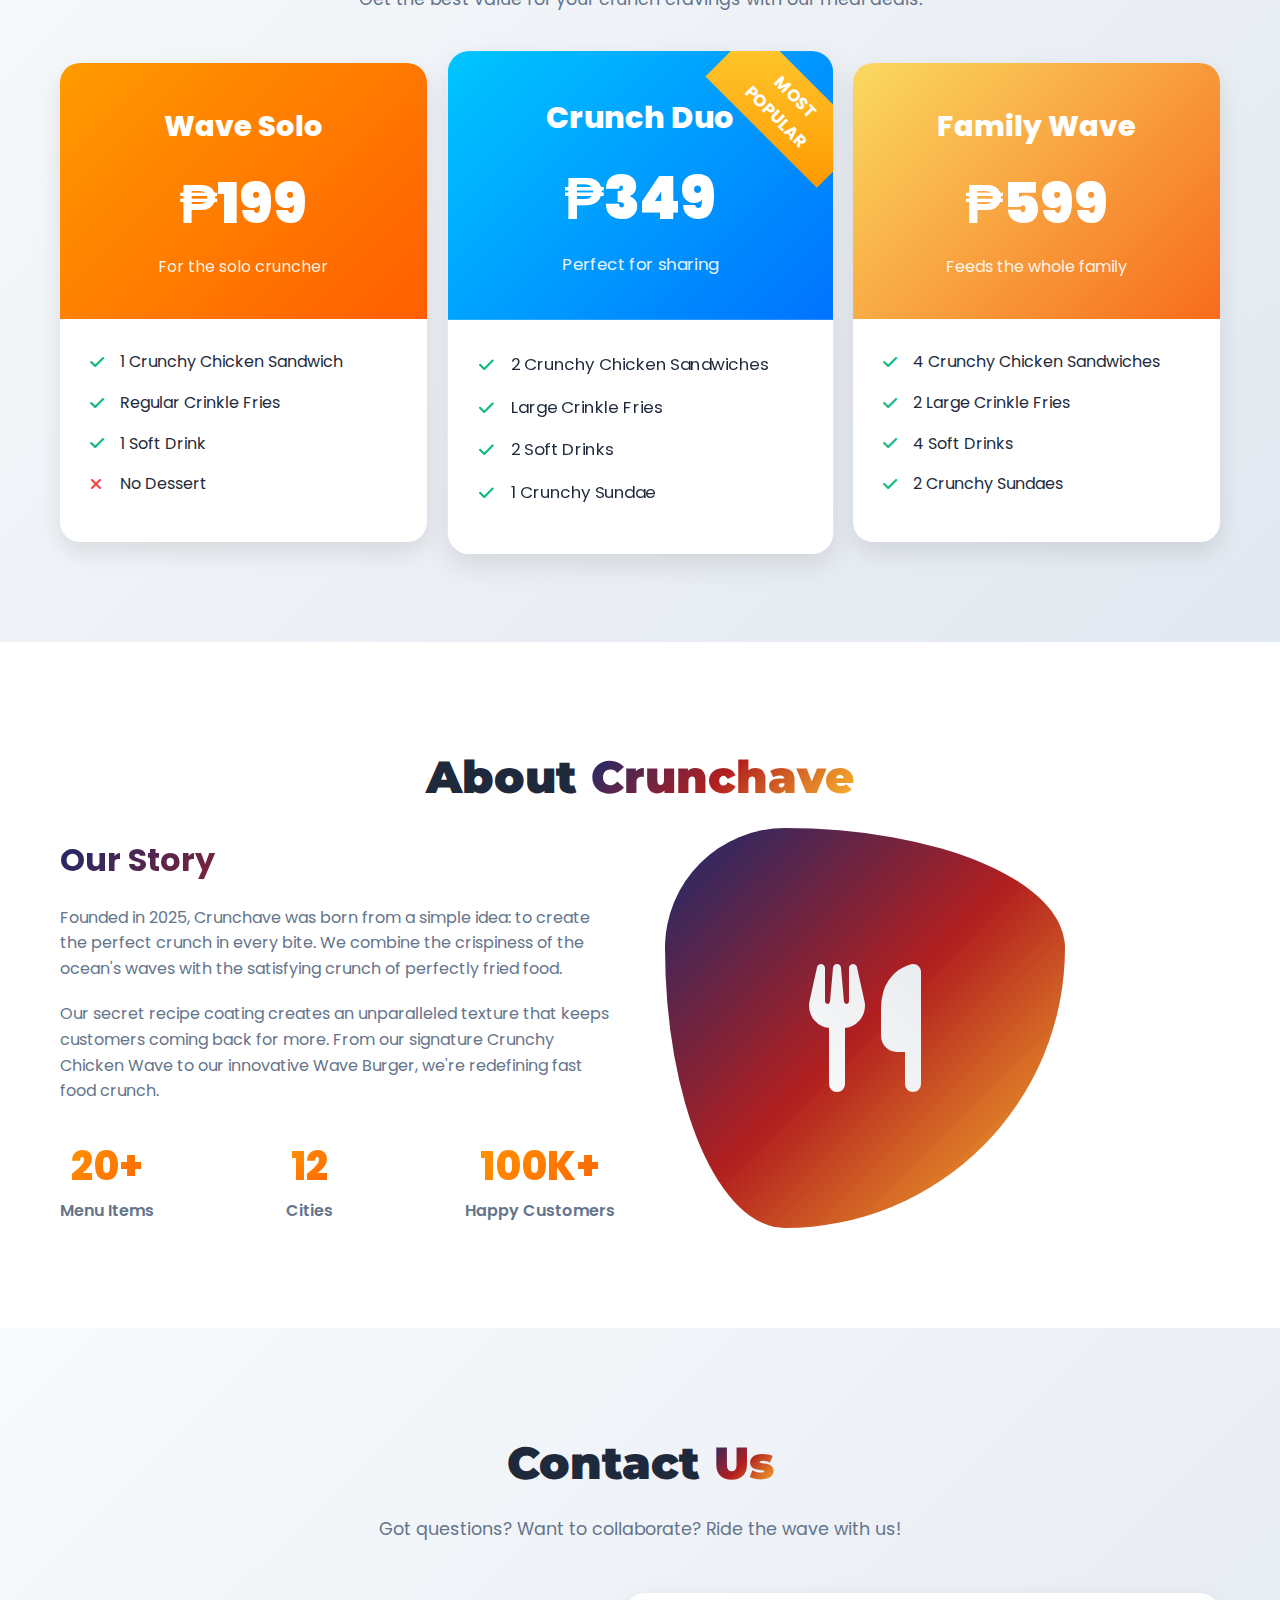
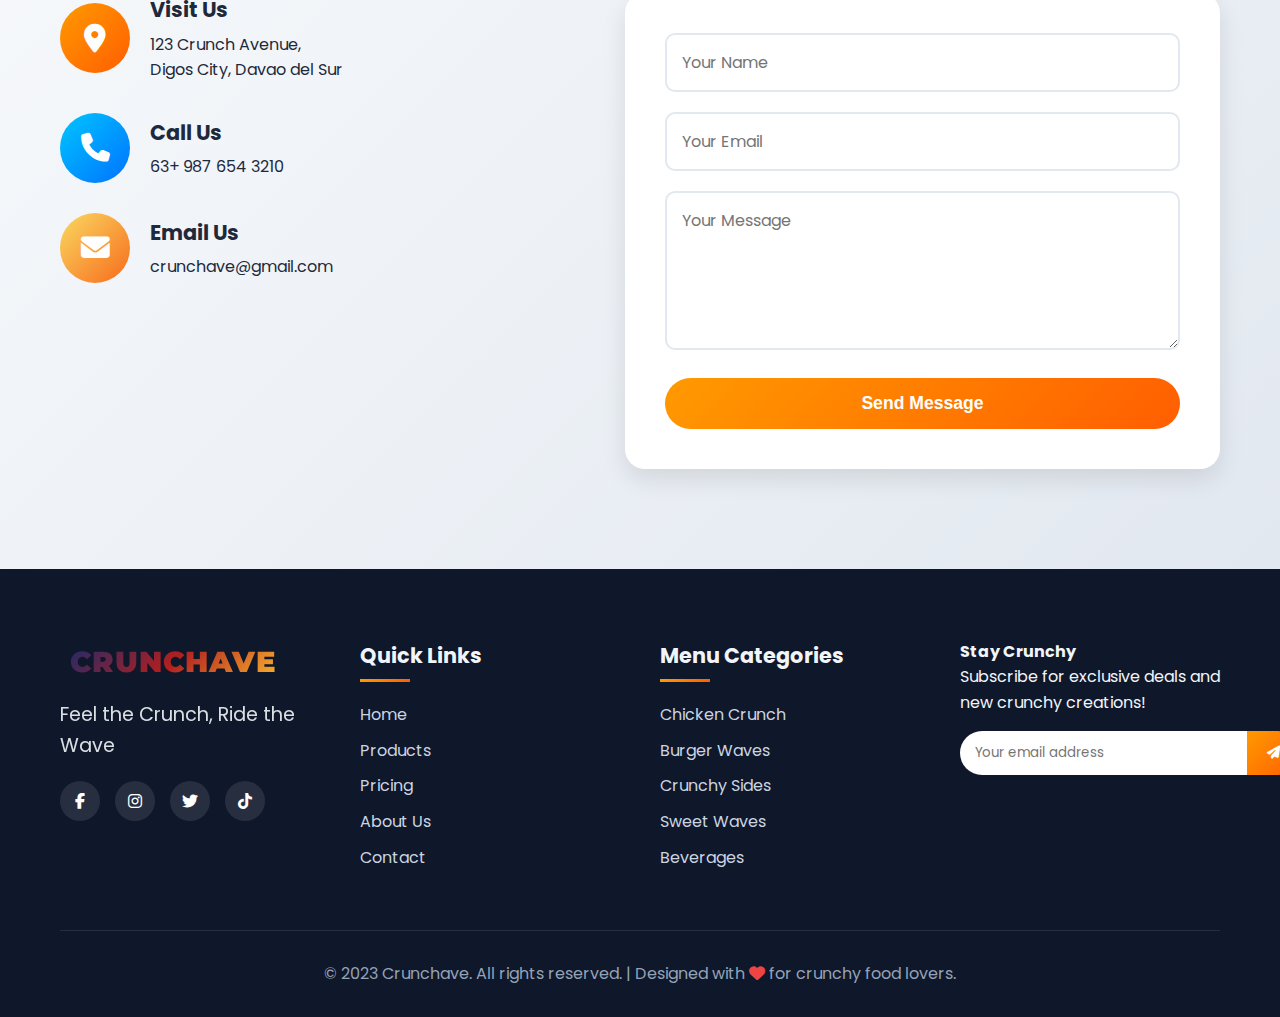
<file: html/index.html>
<!DOCTYPE html>
<html lang="en">
<head>
    <meta charset="UTF-8">
    <meta name="viewport" content="width=device-width, initial-scale=1.0">
    <title>Crunchave | Feel the Crunch, Ride the Wave</title>
    <link rel="stylesheet" href="../css/styles.css">
    <link rel="stylesheet" href="https://cdnjs.cloudflare.com/ajax/libs/font-awesome/6.4.0/css/all.min.css">
    <link href="https://fonts.googleapis.com/css2?family=Poppins:wght@300;400;500;600;700;800&family=Montserrat:wght@800;900&display=swap" rel="stylesheet">
    <link rel="icon" type="image/x-icon" href="data:image/svg+xml,<svg xmlns=%22http://www.w3.org/2000/svg%22 viewBox=%220 0 100 100%22><text y=%22.9em%22 font-size=%2290%22>🍟</text></svg>">
</head>
<body>
    <!-- Header & Navigation -->
    <header class="header">
        <div class="container">
            <nav class="navbar">
                <div class="logo">
                    <a href="#">
                        <span class="logo-text">CRUNCHAVE</span>
                    </a>
                </div>
                
                <ul class="nav-menu">
                    <li><a href="#home" class="nav-link active">Home</a></li>
                    <li><a href="#products" class="nav-link">Products</a></li>
                    <li><a href="#pricing" class="nav-link">Pricing</a></li>
                    <li><a href="#about" class="nav-link">About Us</a></li>
                    <li><a href="#contact" class="nav-link">Contact</a></li>
                </ul>
                
                <div class="nav-actions">
                    <div class="cart-icon" id="cartIcon">
                        <i class="fas fa-shopping-cart"></i>
                        <span class="cart-count" id="cartCount">0</span>
                    </div>
                    <button class="btn-order">Order Now</button>
                    <div class="hamburger" id="hamburger">
                        <span class="bar"></span>
                        <span class="bar"></span>
                        <span class="bar"></span>
                    </div>
                </div>
            </nav>
        </div>
    </header>

    <!-- Hero Section -->
    <section class="hero" id="home">
        <div class="container">
            <div class="hero-content">
                <div class="hero-text">
                    <h1 class="hero-title">
                        <span class="title-line">FEEL THE <span class="highlight">CRUNCH</span></span>
                        <span class="title-line">RIDE THE <span class="highlight">WAVE</span></span>
                    </h1>
                    <p class="hero-subtitle">Experience the ultimate crunch in every bite! Our crispy, crunchy creations will take your taste buds on an unforgettable wave of flavor.</p>
                </div>
                <div class="hero-image">
                    <div class="food-image">
                        <div class="image-frame">
                            <div class="image-placeholder">
                                <i class="fas fa-hamburger"></i>
                                <i class="fas fa-french-fries"></i>
                                <i class="fas fa-drumstick-bite"></i>
                            </div>
                        </div>
                        <div class="floating-badge">
                            <span>CRISPY</span>
                        </div>
                    </div>
                </div>
            </div>
        </div>
    </section>

    <!-- Products Section -->
    <section class="products-section" id="products">
        <div class="container">
            <h2 class="section-title">Our <span class="highlight">Crunchy</span> Creations</h2>
            <p class="section-subtitle">From crispy chicken to crunchy fries, we've got the perfect crunch for you.</p>
            
            <div class="products-grid">
                <div class="product-card">
                    <div class="product-image gradient-1">
                        <i class="fas fa-drumstick-bite"></i>
                    </div>
                    <h3 class="product-name">Crunchy Chicken Wave</h3>
                    <p class="product-description">Extra crispy fried chicken with our secret crunchy coating.</p>
                </div>
                
                <div class="product-card">
                    <div class="product-image gradient-2">
                        <i class="fas fa-hamburger"></i>
                    </div>
                    <h3 class="product-name">Wave Burger Deluxe</h3>
                    <p class="product-description">Double patty burger with crispy onion rings and crunchy lettuce.</p>
                </div>
                
                <div class="product-card">
                    <div class="product-image gradient-3">
                        <i class="fas fa-utensils"></i>
                    </div>
                    <h3 class="product-name">Crinkle Wave Fries</h3>
                    <p class="product-description">Extra crispy crinkle-cut fries with special seasoning.</p>
                </div>
                
                <div class="product-card">
                    <div class="product-image gradient-4">
                        <i class="fas fa-ice-cream"></i>
                    </div>
                    <h3 class="product-name">Crunchy Sundae Wave</h3>
                    <p class="product-description">Soft serve ice cream with crunchy toppings and caramel.</p>
                </div>
            </div>
        </div>
    </section>

    <!-- Pricing Section -->
    <section class="pricing-section" id="pricing">
        <div class="container">
            <h2 class="section-title">Affordable <span class="highlight">Crunch</span></h2>
            <p class="section-subtitle">Get the best value for your crunch cravings with our meal deals.</p>
            
            <div class="pricing-cards">
                <div class="pricing-card">
                    <div class="pricing-header gradient-1">
                        <h3 class="plan-name">Wave Solo</h3>
                        <div class="plan-price">₱199</div>
                        <p class="plan-description">For the solo cruncher</p>
                    </div>
                    <ul class="plan-features">
                        <li><i class="fas fa-check"></i> 1 Crunchy Chicken Sandwich</li>
                        <li><i class="fas fa-check"></i> Regular Crinkle Fries</li>
                        <li><i class="fas fa-check"></i> 1 Soft Drink</li>
                        <li><i class="fas fa-times"></i> No Dessert</li>
                    </ul>
                </div>
                
                <div class="pricing-card featured">
                    <div class="pricing-header gradient-2">
                        <div class="popular-badge">MOST POPULAR</div>
                        <h3 class="plan-name">Crunch Duo</h3>
                        <div class="plan-price">₱349</div>
                        <p class="plan-description">Perfect for sharing</p>
                    </div>
                    <ul class="plan-features">
                        <li><i class="fas fa-check"></i> 2 Crunchy Chicken Sandwiches</li>
                        <li><i class="fas fa-check"></i> Large Crinkle Fries</li>
                        <li><i class="fas fa-check"></i> 2 Soft Drinks</li>
                        <li><i class="fas fa-check"></i> 1 Crunchy Sundae</li>
                    </ul>
                </div>
                
                <div class="pricing-card">
                    <div class="pricing-header gradient-3">
                        <h3 class="plan-name">Family Wave</h3>
                        <div class="plan-price">₱599</div>
                        <p class="plan-description">Feeds the whole family</p>
                    </div>
                    <ul class="plan-features">
                        <li><i class="fas fa-check"></i> 4 Crunchy Chicken Sandwiches</li>
                        <li><i class="fas fa-check"></i> 2 Large Crinkle Fries</li>
                        <li><i class="fas fa-check"></i> 4 Soft Drinks</li>
                        <li><i class="fas fa-check"></i> 2 Crunchy Sundaes</li>
                    </ul>
                </div>
            </div>
        </div>
    </section>

    <!-- About Section -->
    <section class="about-section" id="about">
        <div class="container">
            <h2 class="section-title">About <span class="highlight">Crunchave</span></h2>
            <div class="about-content">
                <div class="about-text">
                    <h3>Our Story</h3>
                    <p>Founded in 2025, Crunchave was born from a simple idea: to create the perfect crunch in every bite. We combine the crispiness of the ocean's waves with the satisfying crunch of perfectly fried food.</p>
                    <p>Our secret recipe coating creates an unparalleled texture that keeps customers coming back for more. From our signature Crunchy Chicken Wave to our innovative Wave Burger, we're redefining fast food crunch.</p>
                    <div class="about-stats">
                        <div class="stat">
                            <div class="stat-number">20+</div>
                            <div class="stat-label">Menu Items</div>
                        </div>
                        <div class="stat">
                            <div class="stat-number">12</div>
                            <div class="stat-label">Cities</div>
                        </div>
                        <div class="stat">
                            <div class="stat-number">100K+</div>
                            <div class="stat-label">Happy Customers</div>
                        </div>
                    </div>
                </div>
                <div class="about-image">
                    <div class="image-frame gradient-4">
                        <i class="fas fa-utensils"></i>
                    </div>
                </div>
            </div>
        </div>
    </section>

    <!-- Contact Section -->
    <section class="contact-section" id="contact">
        <div class="container">
            <h2 class="section-title">Contact <span class="highlight">Us</span></h2>
            <p class="section-subtitle">Got questions? Want to collaborate? Ride the wave with us!</p>
            
            <div class="contact-content">
                <div class="contact-info">
                    <div class="contact-item">
                        <div class="contact-icon gradient-1">
                            <i class="fas fa-map-marker-alt"></i>
                        </div>
                        <div class="contact-details">
                            <h4>Visit Us</h4>
                            <p>123 Crunch Avenue,</p> 
                            <p>Digos City, Davao del Sur</p>
                        </div>
                    </div>
                    
                    <div class="contact-item">
                        <div class="contact-icon gradient-2">
                            <i class="fas fa-phone"></i>
                        </div>
                        <div class="contact-details">
                            <h4>Call Us</h4>
                            <p>63+ 987 654 3210</p>
                        </div>
                    </div>
                    
                    <div class="contact-item">
                        <div class="contact-icon gradient-3">
                            <i class="fas fa-envelope"></i>
                        </div>
                        <div class="contact-details">
                            <h4>Email Us</h4>
                            <p>crunchave@gmail.com</p>
                        </div>
                    </div>
                </div>
                
                <div class="contact-form">
                    <form id="contactForm">
                        <div class="form-group">
                            <input type="text" placeholder="Your Name" required>
                        </div>
                        <div class="form-group">
                            <input type="email" placeholder="Your Email" required>
                        </div>
                        <div class="form-group">
                            <textarea placeholder="Your Message" rows="5" required></textarea>
                        </div>
                        <button type="submit" class="btn-submit">Send Message</button>
                    </form>
                </div>
            </div>
        </div>
    </section>

    <!-- Footer -->
    <footer class="footer">
        <div class="container">
            <div class="footer-content">
                <div class="footer-brand">
                    <div class="logo">
                        <a href="#">
                            <span class="logo-icon"></span>
                            <span class="logo-text">CRUNCHAVE</span>
                        </a>
                    </div>
                    <p class="footer-motto">Feel the Crunch, Ride the Wave</p>
                    <div class="social-links">
                        <a href="javascript:void(0)" class="social-link"><i class="fab fa-facebook-f"></i></a>
                        <a href="javascript:void(0)" class="social-link"><i class="fab fa-instagram"></i></a>
                        <a href="javascript:void(0)" class="social-link"><i class="fab fa-twitter"></i></a>
                        <a href="javascript:void(0)" class="social-link"><i class="fab fa-tiktok"></i></a>
                    </div>
                </div>
                
                <div class="footer-links">
                    <h4>Quick Links</h4>
                    <ul>
                        <li><a href="#home">Home</a></li>
                        <li><a href="#products">Products</a></li>
                        <li><a href="#pricing">Pricing</a></li>
                        <li><a href="#about">About Us</a></li>
                        <li><a href="#contact">Contact</a></li>
                    </ul>
                </div>
                
                <div class="footer-links">
                    <h4>Menu Categories</h4>
                    <ul>
                        <li><a href="#">Chicken Crunch</a></li>
                        <li><a href="#">Burger Waves</a></li>
                        <li><a href="#">Crunchy Sides</a></li>
                        <li><a href="#">Sweet Waves</a></li>
                        <li><a href="#">Beverages</a></li>
                    </ul>
                </div>
        
                <div class="footer-newsletter">
                    <h4>Stay Crunchy</h4>   
                    <p>Subscribe for exclusive deals and new crunchy creations!</p>
                    <form class="newsletter-form">
                        <input type="email" placeholder="Your email address" required>
                        <button type="submit"><i class="fas fa-paper-plane"></i></button>
                    </form>
                </div>
            </div>
            
            <div class="footer-bottom">
                <p>&copy; 2023 Crunchave. All rights reserved. | Designed with <i class="fas fa-heart"></i> for crunchy food lovers.</p>
            </div>
        </div>
    </footer>

    <!-- Order Modal -->
    <div class="modal" id="orderModal">
        <div class="modal-content">
            <span class="close-modal">&times;</span>
            <h3>Order <span class="highlight">Crunchave</span></h3>
            <p>Choose your preferred ordering method:</p>
            <div class="order-options">
                <button class="order-option gradient-1">
                    <i class="fas fa-store"></i>
                    <span>Pickup</span>
                </button>
                <button class="order-option gradient-2">
                    <i class="fas fa-motorcycle"></i>
                    <span>Delivery</span>
                </button>
            </div>
            <p class="modal-note">You'll be redirected to our ordering platform.</p>
        </div>
    </div>

    <!-- Cart Modal -->
    <div class="modal" id="cartModal">
        <div class="modal-content cart-modal-content">
            <span class="close-modal">&times;</span>
            <h3>Your <span class="highlight">Cart</span></h3>
            <div class="cart-items" id="cartItems">
                <p class="empty-cart">Your cart is empty. Add some crunchy items!</p>
            </div>
            <div class="cart-total" id="cartTotal">
                <p>Total: <span>₱0.00</span></p>
            </div>
            <div class="cart-actions">
                <button class="btn-clear-cart" id="clearCart">Clear Cart</button>
                <button class="btn-checkout" id="checkoutBtn">Checkout</button>
            </div>
        </div>
    </div>

    <!-- Address Modal -->
    <div class="modal" id="addressModal">
        <div class="modal-content address-modal-content">
            <span class="close-modal">&times;</span>
            <h3>Delivery <span class="highlight">Address</span></h3>
            <p>Please provide your delivery address:</p>
            
            <form id="addressForm">
                <div class="form-group">
                    <label for="fullName">Full Name</label>
                    <input type="text" id="fullName" placeholder="Your full name" required>
                </div>
                
                <div class="form-group">
                    <label for="phoneNumber">Phone Number</label>
                    <input type="tel" id="phoneNumber" placeholder="Your phone number" required>
                </div>
                
                <div class="form-group">
                    <label for="streetAddress">Street Address</label>
                    <input type="text" id="streetAddress" placeholder="House no., Street name" required>
                </div>
                
                <div class="form-group">
                    <label for="barangay">Barangay</label>
                    <input type="text" id="barangay" placeholder="Barangay" required>
                </div>
                
                <div class="form-group">
                    <label for="city">City/Municipality</label>
                    <input type="text" id="city" placeholder="City/Municipality" required value="Digos City" readonly>
                </div>
                
                <div class="form-group">
                    <label for="province">Province</label>
                    <input type="text" id="province" placeholder="Province" required value="Davao del Sur" readonly>
                </div>
                
                <div class="form-group">
                    <label for="landmark">Landmark (Optional)</label>
                    <input type="text" id="landmark" placeholder="Nearby landmark, building, etc.">
                </div>
                
                <div class="form-group">
                    <label for="deliveryNotes">Delivery Instructions (Optional)</label>
                    <textarea id="deliveryNotes" placeholder="Any special instructions for the driver" rows="3"></textarea>
                </div>
                
                <div class="address-buttons">
                    <button type="button" class="btn-cancel">Cancel</button>
                    <button type="submit" class="btn-confirm">Confirm Address</button>
                </div>
            </form>
        </div>
    </div>

    <!-- Menu Modal -->
    <div class="modal" id="menuModal">
        <div class="modal-content menu-modal-content">
            <span class="close-modal">&times;</span>
            <h3>Our <span class="highlight">Complete Menu</span></h3>
            
            <div class="menu-layout">
                <div class="menu-sidebar">
                    <ul class="menu-categories">
                        <li><a href="#" class="category-link active" data-category="chicken">Chicken Crunch</a></li>
                        <li><a href="#" class="category-link" data-category="burgers">Burger Waves</a></li>
                        <li><a href="#" class="category-link" data-category="sides">Crunchy Sides</a></li>
                        <li><a href="#" class="category-link" data-category="sweets">Sweet Waves</a></li>
                        <li><a href="#" class="category-link" data-category="beverages">Beverages</a></li>
                        <li><a href="#" class="category-link" data-category="affordable">Affordable Crunch</a></li>
                    </ul>
                </div>
                
                <div class="menu-content">
                <!-- Chicken Crunch -->
                <div class="menu-category active" id="chicken">
                    <h4>Chicken Crunch</h4>
                    <div class="menu-items">
                        <div class="menu-item">
                            <div class="menu-item-info">
                                <div class="menu-item-image"><img src="../assets/crunchy_chicken_wave.jpg" alt="Crunchy Chicken Wave"></div>
                                <h5>Crunchy Chicken Wave</h5>
                                <p>Extra crispy fried chicken with our secret crunchy coating</p>
                                <span class="price">₱189</span>
                            </div>
                            <button class="btn-add-menu" data-name="Crunchy Chicken Wave" data-price="189">Add to Cart</button>
                        </div>
                        <div class="menu-item">
                            <div class="menu-item-info">
                                <div class="menu-item-image"><img src="../assets/spicy_chicken_crunch.jpg" alt="Spicy Chicken Crunch"></div>
                                <h5>Spicy Chicken Crunch</h5>
                                <p>Crispy chicken with spicy seasoning and hot sauce</p>
                                <span class="price">₱219</span>
                            </div>
                            <button class="btn-add-menu" data-name="Spicy Chicken Crunch" data-price="219">Add to Cart</button>
                        </div>
                        <div class="menu-item">
                            <div class="menu-item-info">
                                <div class="menu-item-image"><img src="../assets/chicken_tenders_wave.jpg" alt="Chicken Tenders Wave"></div>
                                <h5>Chicken Tenders Wave</h5>
                                <p>Golden crispy chicken tenders, perfect for sharing</p>
                                <span class="price">₱279</span>
                            </div>
                            <button class="btn-add-menu" data-name="Chicken Tenders Wave" data-price="279">Add to Cart</button>
                        </div>
                        <div class="menu-item">
                            <div class="menu-item-info">
                                <div class="menu-item-image"><img src="../assets/chicken_nuggets_crunch.jpg" alt="Chicken Nuggets Crunch"></div>
                                <h5>Chicken Nuggets Crunch</h5>
                                <p>Bite sized crispy nuggets with dipping sauces</p>
                                <span class="price">₱149</span>
                            </div>
                            <button class="btn-add-menu" data-name="Chicken Nuggets Crunch" data-price="149">Add to Cart</button>
                        </div>
                    </div>
                </div>
                
                <!-- Burger Waves -->
                <div class="menu-category" id="burgers">
                    <h4>Burger Waves</h4>
                    <div class="menu-items">
                        <div class="menu-item">
                            <div class="menu-item-info">
                                <div class="menu-item-image"><img src="../assets/wave_burger_deluxe.jpg" alt="Wave Burger Deluxe"></div>
                                <h5>Wave Burger Deluxe</h5>
                                <p>Double patty burger with crispy onion rings and crunchy lettuce</p>
                                <span class="price">₱299</span>
                            </div>
                            <button class="btn-add-menu" data-name="Wave Burger Deluxe" data-price="299">Add to Cart</button>
                        </div>
                        <div class="menu-item">
                            <div class="menu-item-info">
                                <div class="menu-item-image"><img src="../assets/crunchy_bacon_burger.jpg" alt="Crunchy Bacon Burger"></div>
                                <h5>Crunchy Bacon Burger</h5>
                                <p>Beef patty with crispy bacon, cheese, and special sauce</p>
                                <span class="price">₱319</span>
                            </div>
                            <button class="btn-add-menu" data-name="Crunchy Bacon Burger" data-price="319">Add to Cart</button>
                        </div>
                        <div class="menu-item">
                            <div class="menu-item-info">
                                <div class="menu-item-image"><img src="../assets/veggie_wave_burger.jpg" alt="Veggie Wave Burger"></div>
                                <h5>Veggie Wave Burger</h5>
                                <p>Plant based patty with crispy veggies and crunchy coating</p>
                                <span class="price">₱259</span>
                            </div>
                            <button class="btn-add-menu" data-name="Veggie Wave Burger" data-price="259">Add to Cart</button>
                        </div>
                        <div class="menu-item">
                            <div class="menu-item-info">
                                <div class="menu-item-image"><img src="../assets/spicy_jalapeno_burger.jpg" alt="Spicy Jalapeño Burger"></div>
                                <h5>Spicy Jalapeño Burger</h5>
                                <p>Beef patty with jalapeños, pepper jack cheese, and spicy crunch</p>
                                <span class="price">₱349</span>
                            </div>
                            <button class="btn-add-menu" data-name="Spicy Jalapeño Burger" data-price="349">Add to Cart</button>
                        </div>
                    </div>
                </div>
                
                <!-- Crunchy Sides -->
                <div class="menu-category" id="sides">
                    <h4>Crunchy Sides</h4>
                    <div class="menu-items">
                        <div class="menu-item">
                            <div class="menu-item-info">
                                <div class="menu-item-image"><img src="../assets/crinkle_wave_fries.jpg" alt="Crinkle Wave Fries"></div>
                                <h5>Crinkle Wave Fries</h5>
                                <p>Extra crispy crinkle cut fries with special seasoning</p>
                                <span class="price">₱99</span>
                            </div>
                            <button class="btn-add-menu" data-name="Crinkle Wave Fries" data-price="119">Add to Cart</button>
                        </div>
                        <div class="menu-item">
                            <div class="menu-item-info">
                                <div class="menu-item-image"><img src="../assets/onion_rings_crunch.jpg" alt="Onion Rings Crunch"></div>
                                <h5>Onion Rings Crunch</h5>
                                <p>Beer battered onion rings with crispy coating</p>
                                <span class="price">₱139</span>
                            </div>
                            <button class="btn-add-menu" data-name="Onion Rings Crunch" data-price="139">Add to Cart</button>
                        </div>
                        <div class="menu-item">
                            <div class="menu-item-info">
                                <div class="menu-item-image"><img src="../assets/hash_browns_wave.jpg" alt="Hash Browns Wave"></div>
                                <h5>Hash Browns Wave</h5>
                                <p>Crispy shredded hash browns with seasoning</p>
                                <span class="price">₱69</span>
                            </div>
                            <button class="btn-add-menu" data-name="Hash Browns Wave" data-price="69">Add to Cart</button>
                        </div>
                        <div class="menu-item">
                            <div class="menu-item-info">
                                <div class="menu-item-image"><img src="../assets/mozzarella_sticks.jpg" alt="Mozzarella Sticks"></div>
                                <h5>Mozzarella Sticks</h5>
                                <p>Crispy breaded mozzarella sticks with marinara sauce</p>
                                <span class="price">₱149</span>
                            </div>
                            <button class="btn-add-menu" data-name="Mozzarella Sticks" data-price="149">Add to Cart</button>
                        </div>
                        <div class="menu-item">
                            <div class="menu-item-info">
                                <div class="menu-item-image"><img src="../assets/crunchy_coleslaw.jpg" alt="Crunchy Coleslaw"></div>
                                <h5>Crunchy Coleslaw</h5>
                                <p>Crispy cabbage slaw with crunchy toppings</p>
                                <span class="price">₱49</span>
                            </div>
                            <button class="btn-add-menu" data-name="Crunchy Coleslaw" data-price="49">Add to Cart</button>
                        </div>
                    </div>
                </div>
                
                <!-- Sweet Waves -->
                <div class="menu-category" id="sweets">
                    <h4>Sweet Waves</h4>
                    <div class="menu-items">
                        <div class="menu-item">
                            <div class="menu-item-info">
                                <div class="menu-item-image"><img src="../assets/crunchy_sundae_wave.jpg" alt="Crunchy Sundae Wave"></div>
                                <h5>Crunchy Sundae Wave</h5>
                                <p>Soft serve ice cream with crunchy toppings and caramel</p>
                                <span class="price">₱279</span>
                            </div>
                            <button class="btn-add-menu" data-name="Crunchy Sundae Wave" data-price="279">Add to Cart</button>
                        </div>
                        <div class="menu-item">
                            <div class="menu-item-info">
                                <div class="menu-item-image"><img src="../assets/chocolate_wave_cake.jpg" alt="Chocolate Wave Cake"></div>
                                <h5>Chocolate Wave Cake</h5>
                                <p>Rich chocolate cake with crunchy chocolate chips</p>
                                <span class="price">₱329</span>
                            </div>
                            <button class="btn-add-menu" data-name="Chocolate Wave Cake" data-price="329">Add to Cart</button>
                        </div>
                        <div class="menu-item">
                            <div class="menu-item-info">
                                <div class="menu-item-image"><img src="../assets/apple_pie_crunch.jpg" alt="Apple Pie Crunch"></div>
                                <h5>Apple Pie Crunch</h5>
                                <p>Warm apple pie with crispy, crunchy crust</p>
                                <span class="price">₱249</span>
                            </div>
                            <button class="btn-add-menu" data-name="Apple Pie Crunch" data-price="249">Add to Cart</button>
                        </div>
                        <div class="menu-item">
                            <div class="menu-item-info">
                                <div class="menu-item-image"><img src="../assets/cinnamon_crunch_donuts.jpg" alt="Cinnamon Crunch Donuts"></div>
                                <h5>Cinnamon Crunch Donuts</h5>
                                <p>Fresh donuts with cinnamon sugar crunch</p>
                                <span class="price">₱219</span>
                            </div>
                            <button class="btn-add-menu" data-name="Cinnamon Crunch Donuts" data-price="219">Add to Cart</button>
                        </div>
                        <div class="menu-item">
                            <div class="menu-item-info">
                                <div class="menu-item-image"><img src="../assets/cookie_crunch_milkshake.jpg" alt="Cookie Crunch Milkshake"></div>
                                <h5>Cookie Crunch Milkshake</h5>
                                <p>Thick milkshake with crunchy cookie pieces</p>
                                <span class="price">₱359</span>
                            </div>
                            <button class="btn-add-menu" data-name="Cookie Crunch Milkshake" data-price="359">Add to Cart</button>
                        </div>
                    </div>
                </div>
                
                <!-- Beverages -->
                <div class="menu-category" id="beverages">
                    <h4>Beverages</h4>
                    <div class="menu-items">
                        <div class="menu-item">
                            <div class="menu-item-info">
                                <div class="menu-item-image"><img src="../assets/classic_cola_wave.jpg" alt="Classic Cola Wave"></div>
                                <h5>Classic Cola Wave</h5>
                                <p>Refreshing cola with a crisp, bubbly finish</p>
                                <span class="price">₱59</span>
                            </div>
                            <button class="btn-add-menu" data-name="Classic Cola Wave" data-price="59">Add to Cart</button>
                        </div>
                        <div class="menu-item">
                            <div class="menu-item-info">
                                <div class="menu-item-image"><img src="../assets/lemonade_splash.jpg" alt="Lemonade Splash"></div>
                                <h5>Lemonade Splash</h5>
                                <p>Fresh lemonade with a zesty, refreshing crunch</p>
                                <span class="price">₱69</span>
                            </div>
                            <button class="btn-add-menu" data-name="Lemonade Splash" data-price="69">Add to Cart</button>
                        </div>
                        <div class="menu-item">
                            <div class="menu-item-info">
                                <div class="menu-item-image"><img src="../assets/iced_tea_wave.jpg" alt="Iced Tea Wave"></div>
                                <h5>Iced Tea Wave</h5>
                                <p>Chilled iced tea with a crisp, smooth finish</p>
                                <span class="price">₱59</span>
                            </div>
                            <button class="btn-add-menu" data-name="Iced Tea Wave" data-price="59">Add to Cart</button>
                        </div>
                        <div class="menu-item">
                            <div class="menu-item-info">
                                <div class="menu-item-image"><img src="../assets/orange_crush.jpg" alt="Orange Crush"></div>
                                <h5>Orange Crush</h5>
                                <p>Tangy orange soda with a refreshing crunch</p>
                                <span class="price">₱59</span>
                            </div>
                            <button class="btn-add-menu" data-name="Orange Crush" data-price="59">Add to Cart</button>
                        </div>
                        <div class="menu-item">
                            <div class="menu-item-info">
                                <div class="menu-item-image"><img src="../assets/coffee_wave.jpg" alt="Coffee Wave"></div>
                                <h5>Coffee Wave</h5>
                                <p>Hot coffee with a smooth, awakening crunch</p>
                                <span class="price">₱69</span>
                            </div>
                            <button class="btn-add-menu" data-name="Coffee Wave" data-price="69">Add to Cart</button>
                        </div>
                        <div class="menu-item">
                            <div class="menu-item-info">
                                <div class="menu-item-image"><img src="../assets/hot_chocolate_crunch.jpg" alt="Hot Chocolate Crunch"></div>
                                <h5>Hot Chocolate Crunch</h5>
                                <p>Rich hot chocolate with crunchy toppings</p>
                                <span class="price">₱189</span>
                            </div>
                            <button class="btn-add-menu" data-name="Hot Chocolate Crunch" data-price="189">Add to Cart</button>
                        </div>
                    </div>
                </div>
                
                <!-- Affordable Crunch -->
                <div class="menu-category" id="affordable">
                    <h4>Affordable Crunch</h4>
                    <div class="menu-items">
                        <div class="menu-item">
                            <div class="menu-item-info">
                                <div class="menu-item-image">👤🍔🍟🥤</div>
                                <h5>Wave Solo</h5>
                                <p>For the solo cruncher:</p>
                                <p>1 Crunchy Chicken Sandwich</p>
                                <p>1 Regular Crinkle fries</p>
                                <p>1 Soft Drink</p>
                                <p>No Dessert</p>
                                <span class="price">₱199</span>
                            </div>
                            <button class="btn-add-menu" data-name="Wave Solo" data-price="199">Add to Cart</button>
                        </div>
                        
                        <div class="menu-item">
                            <div class="menu-item-info">
                                <div class="menu-item-image">👥🍔🍟🥤🍦</div>
                                <h5>Crunch Duo</h5>
                                <p>Perfect for sharing:</p> 
                                <p>2 Crunchy Chicken Sandwiches</p>
                                <p>Large Crinkle Fries</p>
                                <p>2 Soft Drinks</p>
                                <p>1 Crunchy Sundae</p>
                                <span class="price">₱349</span>
                            </div>
                            <button class="btn-add-menu" data-name="Crunch Duo" data-price="349">Add to Cart</button>
                        </div>
                        
                        <div class="menu-item">
                            <div class="menu-item-info">
                                <div class="menu-item-image">👨‍👩‍👧‍👦🍔🍟🥤🍦</div>
                                <h5>Family Wave</h5>
                                <p>Feeds the whole family:</p>
                                <p>4 Crunchy Chicken Sandwiches</p>
                                <p>2 Large Crinkle Fries</p>
                                <p>4 Soft Drinks</p>
                                <p>2 Crunchy Sundaes</p>
                                <span class="price">₱599</span>
                            </div>
                            <button class="btn-add-menu" data-name="Family Wave" data-price="599">Add to Cart</button>
                        </div>
                    </div>
                </div>
            </div>
        </div>
    </div>

    <script src="../js/script.js"></script>
</body>
</html>
</file>
<file: css/styles.css>
/* style.css */
:root {
    --primary-gradient: linear-gradient(135deg, #ff9a00 0%, #ff5e00 100%);
    --secondary-gradient: linear-gradient(135deg, #00c6ff 0%, #0072ff 100%);
    --accent-gradient: linear-gradient(135deg, #fad961 0%, #f76b1c 100%);
    --wave-gradient: linear-gradient(135deg, #1a2a6c 0%, #b21f1f 50%, #fdbb2d 100%);
    --crunch-gradient: linear-gradient(135deg, #ffcc33 0%, #ff9900 100%);
    --dark-bg: #0f172a;
    --light-bg: #f8fafc;
    --text-dark: #1e293b;
    --text-light: #f1f5f9;
    --shadow: 0 10px 25px rgba(0, 0, 0, 0.1);
    --shadow-heavy: 0 15px 35px rgba(0, 0, 0, 0.2);
    --transition: all 0.3s ease;
}

* {
    margin: 0;
    padding: 0;
    box-sizing: border-box;
}

html {
    scroll-behavior: smooth;
}

body {
    font-family: 'Poppins', sans-serif;
    color: var(--text-dark);
    background-color: var(--light-bg);
    line-height: 1.6;
    overflow-x: hidden;
}

.container {
    width: 100%;
    max-width: 1200px;
    margin: 0 auto;
    padding: 0 20px;
}

/* Header & Navigation */
.header {
    background-color: rgba(255, 255, 255, 0.95);
    backdrop-filter: blur(10px);
    position: fixed;
    top: 0;
    left: 0;
    width: 100%;
    z-index: 1000;
    box-shadow: 0 5px 20px rgba(0, 0, 0, 0.1);
}

.navbar {
    display: flex;
    justify-content: space-between;
    align-items: center;
    padding: 20px 0;
}

.logo a {
    display: flex;
    align-items: center;
    text-decoration: none;
}

.logo-icon {
    font-size: 2rem;
    margin-right: 10px;
}

.logo-text {
    font-family: 'Montserrat', sans-serif;
    font-weight: 900;
    font-size: 1.8rem;
    background: var(--wave-gradient);
    -webkit-background-clip: text;
    background-clip: text;
    color: transparent;
    letter-spacing: 1px;
}

.nav-menu {
    display: flex;
    list-style: none;
}

.nav-link {
    text-decoration: none;
    color: var(--text-dark);
    font-weight: 500;
    padding: 10px 20px;
    border-radius: 30px;
    margin: 0 5px;
    transition: var(--transition);
}

.nav-link:hover, .nav-link.active {
    background: var(--primary-gradient);
    color: white;
}

.nav-actions {
    display: flex;
    align-items: center;
}

.btn-order {
    background: var(--crunch-gradient);
    color: white;
    border: none;
    padding: 12px 25px;
    border-radius: 30px;
    font-weight: 600;
    cursor: pointer;
    transition: var(--transition);
    margin-right: 20px;
    box-shadow: var(--shadow);
}

.btn-order:hover {
    transform: translateY(-3px);
    box-shadow: var(--shadow-heavy);
}

.hamburger {
    display: none;
    flex-direction: column;
    cursor: pointer;
}

.bar {
    width: 25px;
    height: 3px;
    background: var(--text-dark);
    margin: 3px 0;
    border-radius: 2px;
    transition: var(--transition);
}

/* Cart Icon */
.cart-icon {
    position: relative;
    cursor: pointer;
    font-size: 1.5rem;
    margin-left: 20px;
}

.cart-count {
    position: absolute;
    top: -8px;
    right: -8px;
    background: var(--crunch-gradient);
    color: white;
    border-radius: 50%;
    width: 18px;
    height: 18px;
    display: flex;
    align-items: center;
    justify-content: center;
    font-size: 0.7rem;
    font-weight: bold;
    border: 2px solid white;
}

/* Hero Section */
.hero {
    padding: 150px 0 100px;
    background: linear-gradient(135deg, #f8fafc 0%, #e2e8f0 100%);
    position: relative;
    overflow: hidden;
}

.hero::before {
    content: '';
    position: absolute;
    width: 300px;
    height: 300px;
    background: var(--primary-gradient);
    border-radius: 50%;
    top: -150px;
    right: -150px;
    opacity: 0.2;
}

.hero::after {
    content: '';
    position: absolute;
    width: 200px;
    height: 200px;
    background: var(--secondary-gradient);
    border-radius: 50%;
    bottom: -100px;
    left: -100px;
    opacity: 0.2;
}

.hero-content {
    display: flex;
    align-items: center;
    justify-content: space-between;
}

.hero-text {
    flex: 1;
    max-width: 600px;
}

.hero-title {
    font-family: 'Montserrat', sans-serif;
    font-weight: 900;
    font-size: 3.5rem;
    line-height: 1.2;
    margin-bottom: 20px;
}

.title-line {
    display: block;
}

.highlight {
    background: var(--wave-gradient);
    -webkit-background-clip: text;
    background-clip: text;
    color: transparent;
}

.hero-subtitle {
    font-size: 1.2rem;
    margin-bottom: 30px;
    color: #64748b;
    max-width: 90%;
}

.hero-buttons {
    display: flex;
    gap: 20px;
}

.btn {
    padding: 15px 30px;
    border-radius: 30px;
    font-weight: 600;
    font-size: 1rem;
    cursor: pointer;
    transition: var(--transition);
    border: none;
    box-shadow: var(--shadow);
}

.btn-primary {
    background: var(--primary-gradient);
    color: white;
}

.btn-primary:hover {
    transform: translateY(-5px);
    box-shadow: var(--shadow-heavy);
}

.btn-secondary {
    background: transparent;
    color: var(--text-dark);
    border: 2px solid var(--text-dark);
}

.btn-secondary:hover {
    background: var(--text-dark);
    color: white;
    transform: translateY(-5px);
}

.hero-image {
    flex: 1;
    display: flex;
    justify-content: center;
}

.image-frame {
    width: 400px;
    height: 400px;
    border-radius: 30% 70% 70% 30% / 30% 30% 70% 70%;
    background: var(--wave-gradient);
    display: flex;
    align-items: center;
    justify-content: center;
    position: relative;
    animation: waveShape 10s infinite alternate;
}

@keyframes waveShape {
    0% {
        border-radius: 30% 70% 70% 30% / 30% 30% 70% 70%;
    }
    100% {
        border-radius: 70% 30% 30% 70% / 70% 70% 30% 30%;
    }
}

.image-placeholder {
    font-size: 8rem;
    color: white;
    display: flex;
    flex-wrap: wrap;
    justify-content: center;
    gap: 30px;
}

.image-placeholder i,
.about-image .image-frame i {
    background: linear-gradient(45deg, #f8f9fa, #e9ecef);
    background-size: 100% 100%;
    -webkit-background-clip: text;
    -webkit-text-fill-color: transparent;
    background-clip: text;
}

.floating-badge {
    position: absolute;
    bottom: 20px;
    right: -20px;
    background: var(--crunch-gradient);
    color: white;
    padding: 10px 20px;
    border-radius: 30px;
    font-weight: 700;
    box-shadow: var(--shadow);
    animation: float 3s infinite ease-in-out;
}

@keyframes float {
    0%, 100% {
        transform: translateY(0);
    }
    50% {
        transform: translateY(-10px);
    }
}

@keyframes bounce {
    0%, 20%, 50%, 80%, 100% {
        transform: translateY(0);
    }
    40% {
        transform: translateY(-10px);
    }
    60% {
        transform: translateY(-5px);
    }
}

/* Section Common Styles */
.section-title {
    font-family: 'Montserrat', sans-serif;
    font-weight: 900;
    font-size: 2.8rem;
    text-align: center;
    margin-bottom: 15px;
}

.section-subtitle {
    text-align: center;
    color: #64748b;
    font-size: 1.1rem;
    max-width: 700px;
    margin: 0 auto 50px;
}

/* Products Section */
.products-section {
    padding: 100px 0;
    background: linear-gradient(135deg, #ffffff 0%, #f1f5f9 100%);
}

.products-grid {
    display: grid;
    grid-template-columns: repeat(auto-fit, minmax(250px, 1fr));
    gap: 30px;
}

.product-card {
    background: white;
    border-radius: 20px;
    padding: 30px;
    text-align: center;
    box-shadow: var(--shadow);
    transition: var(--transition);
}

.product-card:hover {
    transform: translateY(-10px);
    box-shadow: var(--shadow-heavy);
}

.product-image {
    width: 120px;
    height: 120px;
    border-radius: 50%;
    display: flex;
    align-items: center;
    justify-content: center;
    margin: 0 auto 20px;
    font-size: 3.5rem;
    color: white;
}

.gradient-1 {
    background: var(--primary-gradient);
}

.gradient-2 {
    background: var(--secondary-gradient);
}

.gradient-3 {
    background: var(--accent-gradient);
}

.gradient-4 {
    background: var(--wave-gradient);
}

.product-name {
    font-size: 1.5rem;
    font-weight: 700;
    margin-bottom: 10px;
}

.product-description {
    color: #64748b;
    margin-bottom: 20px;
}

.btn-product {
    background: var(--crunch-gradient);
    color: white;
    border: none;
    padding: 12px 25px;
    border-radius: 30px;
    font-weight: 600;
    cursor: pointer;
    transition: var(--transition);
    display: flex;
    align-items: center;
    justify-content: center;
    gap: 10px;
    margin: 0 auto;
}

.btn-product:hover {
    transform: translateY(-3px);
    box-shadow: var(--shadow);
}

/* Pricing Section */
.pricing-section {
    padding: 100px 0;
    background: linear-gradient(135deg, #f8fafc 0%, #e2e8f0 100%);
}

.pricing-cards {
    display: grid;
    grid-template-columns: repeat(auto-fit, minmax(300px, 1fr));
    gap: 30px;
}

.pricing-card {
    background: white;
    border-radius: 20px;
    overflow: hidden;
    box-shadow: var(--shadow);
    transition: var(--transition);
}

.pricing-card:hover {
    transform: translateY(-10px);
    box-shadow: var(--shadow-heavy);
}

.pricing-card.featured {
    transform: scale(1.05);
}

.pricing-card.featured:hover {
    transform: scale(1.05) translateY(-10px);
}

.pricing-header {
    padding: 40px 30px;
    text-align: center;
    color: white;
    position: relative;
}

.popular-badge {
    position: absolute;
    top: 20px;
    right: -30px;
    background: var(--crunch-gradient);
    color: white;
    padding: 8px 30px;
    font-weight: 700;
    transform: rotate(45deg);
    width: 150px;
    text-align: center;
}

.plan-name {
    font-size: 1.8rem;
    font-weight: 800;
    margin-bottom: 10px;
}

.plan-price {
    font-size: 3.5rem;
    font-weight: 900;
    margin-bottom: 5px;
}

.plan-description {
    opacity: 0.9;
}

.plan-features {
    padding: 30px;
    list-style: none;
}

.plan-features li {
    margin-bottom: 15px;
    display: flex;
    align-items: center;
}

.plan-features i {
    margin-right: 10px;
    width: 20px;
}

.plan-features .fa-check {
    color: #10b981;
}

.plan-features .fa-times {
    color: #ef4444;
}

.btn-purchase {
    display: block;
    width: calc(100% - 60px);
    margin: 0 auto 30px;
    padding: 15px;
    border-radius: 30px;
    background: var(--crunch-gradient);
    color: white;
    border: none;
    font-weight: 700;
    font-size: 1.1rem;
    cursor: pointer;
    transition: var(--transition);
}

.btn-purchase:hover {
    transform: translateY(-3px);
    box-shadow: var(--shadow);
}

/* About Section */
.about-section {
    padding: 100px 0;
    background: white;
}

.about-content {
    display: flex;
    align-items: center;
    gap: 50px;
}

.about-text {
    flex: 1;
}

.about-text h3 {
    font-size: 2rem;
    margin-bottom: 20px;
    background: var(--wave-gradient);
    -webkit-background-clip: text;
    background-clip: text;
    color: transparent;
}

.about-text p {
    margin-bottom: 20px;
    color: #64748b;
}

.about-stats {
    display: flex;
    justify-content: space-between;
    margin-top: 30px;
}

.stat {
    text-align: center;
}

.stat-number {
    font-size: 2.5rem;
    font-weight: 800;
    background: var(--primary-gradient);
    -webkit-background-clip: text;
    background-clip: text;
    color: transparent;
}

.stat-label {
    font-weight: 600;
    color: #64748b;
}

.about-image {
    flex: 1;
}

.about-image .image-frame {
    width: 400px;
    height: 400px;
    font-size: 8rem;
}

.about-image .image-frame i {
    animation: bounce 2s infinite ease-in-out;
}

/* Contact Section */
.contact-section {
    padding: 100px 0;
    background: linear-gradient(135deg, #f8fafc 0%, #e2e8f0 100%);
}

.contact-content {
    display: flex;
    gap: 50px;
}

.contact-info {
    flex: 1;
}

.contact-item {
    display: flex;
    align-items: center;
    margin-bottom: 30px;
}

.contact-icon {
    width: 70px;
    height: 70px;
    border-radius: 50%;
    display: flex;
    align-items: center;
    justify-content: center;
    font-size: 1.8rem;
    color: white;
    margin-right: 20px;
    flex-shrink: 0;
}

.contact-details h4 {
    font-size: 1.3rem;
    margin-bottom: 5px;
}

.contact-form {
    flex: 1;
    background: white;
    padding: 40px;
    border-radius: 20px;
    box-shadow: var(--shadow);
}

.form-group {
    margin-bottom: 20px;
}

.form-group input,
.form-group textarea {
    width: 100%;
    padding: 15px;
    border: 2px solid #e2e8f0;
    border-radius: 10px;
    font-family: 'Poppins', sans-serif;
    font-size: 1rem;
    transition: var(--transition);
}

.form-group input:focus,
.form-group textarea:focus {
    border-color: #ff9a00;
    outline: none;
}

.btn-submit {
    background: var(--primary-gradient);
    color: white;
    border: none;
    padding: 15px 30px;
    border-radius: 30px;
    font-weight: 600;
    font-size: 1.1rem;
    cursor: pointer;
    transition: var(--transition);
    width: 100%;
}

.btn-submit:hover {
    transform: translateY(-3px);
    box-shadow: var(--shadow);
}

/* Footer */
.footer {
    background: var(--dark-bg);
    color: var(--text-light);
    padding: 70px 0 30px;
}

.footer-content {
    display: grid;
    grid-template-columns: repeat(auto-fit, minmax(200px, 1fr));
    gap: 40px;
    margin-bottom: 50px;
}

.footer-motto {
    font-size: 1.2rem;
    margin: 15px 0;
    opacity: 0.9;
}

.social-links {
    display: flex;
    gap: 15px;
    margin-top: 20px;
}

.social-link {
    width: 40px;
    height: 40px;
    border-radius: 50%;
    background: rgba(255, 255, 255, 0.1);
    display: flex;
    align-items: center;
    justify-content: center;
    color: white;
    text-decoration: none;
    transition: var(--transition);
}

.social-link:hover {
    background: var(--primary-gradient);
    transform: translateY(-3px);
}

.footer-links h4 {
    font-size: 1.3rem;
    margin-bottom: 20px;
    position: relative;
    padding-bottom: 10px;
}

.footer-links h4::after {
    content: '';
    position: absolute;
    left: 0;
    bottom: 0;
    width: 50px;
    height: 3px;
    background: var(--primary-gradient);
}

.footer-links ul {
    list-style: none;
}

.footer-links li {
    margin-bottom: 10px;
}

.footer-links a {
    color: #cbd5e1;
    text-decoration: none;
    transition: var(--transition);
}

.footer-links a:hover {
    color: white;
    padding-left: 5px;
}

.newsletter-form {
    display: flex;
    margin-top: 15px;
}

.newsletter-form input {
    flex: 1;
    padding: 12px 15px;
    border: none;
    border-radius: 30px 0 0 30px;
    font-family: 'Poppins', sans-serif;
}

.newsletter-form button {
    background: var(--primary-gradient);
    color: white;
    border: none;
    padding: 0 20px;
    border-radius: 0 30px 30px 0;
    cursor: pointer;
    transition: var(--transition);
}

.newsletter-form button:hover {
    background: var(--accent-gradient);
}

.footer-bottom {
    text-align: center;
    padding-top: 30px;
    border-top: 1px solid rgba(255, 255, 255, 0.1);
    color: #94a3b8;
}

.footer-bottom i {
    color: #ef4444;
}

/* Modal */
.modal {
    display: none;
    position: fixed;
    top: 0;
    left: 0;
    width: 100%;
    height: 100%;
    background: rgba(0, 0, 0, 0.8);
    z-index: 2000;
    justify-content: center;
    align-items: center;
}

.modal-content {
    background: white;
    padding: 40px;
    border-radius: 20px;
    max-width: 500px;
    width: 90%;
    text-align: center;
    position: relative;
}

.close-modal {
    position: absolute;
    top: 20px;
    right: 20px;
    font-size: 1.5rem;
    cursor: pointer;
    color: #64748b;
}

.order-options {
    display: grid;
    grid-template-columns: repeat(auto-fit, minmax(130px, 1fr));
    gap: 20px;
    margin: 30px 0;
}

.order-option {
    padding: 30px 20px;
    border-radius: 15px;
    border: none;
    color: white;
    font-weight: 600;
    font-size: 1.1rem;
    cursor: pointer;
    transition: var(--transition);
    display: flex;
    flex-direction: column;
    align-items: center;
    gap: 10px;
}

.order-option:hover {
    transform: translateY(-5px);
    box-shadow: var(--shadow-heavy);
}

.modal-note {
    color: #64748b;
    font-size: 0.9rem;
    margin-top: 20px;
}

/* Menu Modal Styles */
.menu-modal-content {
    max-width: 700px;
    width: 95%;
    padding: 40px 30px 30px 30px;
    border-radius: 25px;
    background: #fff;
    box-shadow: var(--shadow-heavy);
    text-align: left;
    max-height: 80vh;
    overflow-y: auto;
    overscroll-behavior: contain;
    scrollbar-width: thin;
    scrollbar-color: #ff9a00 #f8fafc;
}

/* Custom scrollbar for menu modal */
.menu-modal-content::-webkit-scrollbar {
    width: 8px;
    background: #f8fafc;
    border-radius: 8px;
}
.menu-modal-content::-webkit-scrollbar-thumb {
    background: #ff9a00;
    border-radius: 8px;
}
}

.menu-tabs {
    display: flex;
    justify-content: center;
    gap: 10px;
    margin-bottom: 30px;
    flex-wrap: wrap;
}

.menu-tab {
    background: var(--primary-gradient);
    color: white;
    border: none;
    padding: 12px 28px;
    border-radius: 30px;
    font-weight: 600;
    font-size: 1rem;
    cursor: pointer;
    transition: var(--transition);
    margin-bottom: 5px;
    box-shadow: var(--shadow);
    outline: none;
}
.menu-tab.active, .menu-tab:hover {
    background: var(--crunch-gradient);
    color: #fff;
    transform: translateY(-3px);
    box-shadow: var(--shadow-heavy);
}

.menu-content {
    min-height: 350px;
}

.menu-category {
    display: none;
    animation: fadeIn 0.4s;
}
.menu-category.active {
    display: block;
}

.menu-category h4 {
    font-size: 1.5rem;
    font-family: 'Montserrat', sans-serif;
    font-weight: 800;
    margin-bottom: 18px;
    background: var(--wave-gradient);
    -webkit-background-clip: text;
    background-clip: text;
    color: transparent;
}

.menu-items {
    display: grid;
    grid-template-columns: repeat(auto-fit, minmax(260px, 1fr));
    gap: 22px;
}

.menu-item {
    background: #f8fafc;
    border-radius: 18px;
    box-shadow: var(--shadow);
    padding: 22px 18px 18px 18px;
    display: flex;
    flex-direction: column;
    justify-content: space-between;
    align-items: flex-start;
    min-height: 220px;
    transition: var(--transition);
    position: relative;
}
.menu-item:hover {
    transform: translateY(-6px) scale(1.03);
    box-shadow: var(--shadow-heavy);
}
.menu-item-info {
    display: flex;
    flex-direction: column;
    height: 100%;
}

.menu-item-image {
    height: 2.5rem;
    display: flex;
    align-items: center;
    justify-content: center;
    margin-bottom: 10px;
}

.menu-item-image img {
    width: 100%;
    height: 100%;
    object-fit: cover;
    border-radius: 10px;
}

.menu-item-info h5 {
    font-size: 1.1rem;
    font-weight: 700;
    margin-bottom: 6px;
    color: var(--text-dark);
    min-height: 1.4em;
    display: flex;
    align-items: center;
}
.menu-item-info p {
    color: #64748b;
    font-size: 0.98rem;
    margin-bottom: 10px;
    flex-grow: 1;
}
.menu-item-info .price {
    font-weight: 700;
    color: #ff9a00;
    font-size: 1.1rem;
}
.btn-add-menu {
    background: var(--secondary-gradient);
    color: white;
    border: none;
    padding: 10px 22px;
    border-radius: 30px;
    font-weight: 600;
    font-size: 1rem;
    cursor: pointer;
    transition: var(--transition);
    margin-top: 10px;
    align-self: flex-end;
    box-shadow: var(--shadow);
}
.btn-add-menu:hover {
    background: var(--primary-gradient);
    color: #fff;
    transform: translateY(-2px);
    box-shadow: var(--shadow-heavy);
}

@keyframes fadeIn {
    from { opacity: 0; transform: translateY(20px); }
    to { opacity: 1; transform: translateY(0); }
}

/* Menu Modal Layout */
.menu-modal-content {
    max-width: 1200px;
    width: 90%;
    max-height: 80vh;
    overflow-y: auto;
}

.menu-layout {
    display: flex;
    gap: 40px;
    align-items: flex-start;
}

.menu-sidebar {
    flex: 0 0 250px;
    background-color: white;
    border-radius: 15px;
    padding: 30px 20px;
    box-shadow: var(--shadow);
}

.menu-categories {
    list-style: none;
}

.menu-categories li {
    margin-bottom: 10px;
}

.category-link {
    display: block;
    padding: 12px 20px;
    text-decoration: none;
    color: var(--text-dark);
    border-radius: 8px;
    transition: var(--transition);
    font-weight: 500;
}

.category-link:hover,
.category-link.active {
    background: var(--crunch-gradient);
    color: white;
}

.menu-content {
    flex: 1;
    min-height: 350px;
}

@media (max-width: 768px) {
    .menu-layout {
        flex-direction: column;
    }
    
    .menu-sidebar {
        margin-bottom: 30px;
    }
    
    .menu-categories {
        display: flex;
        flex-wrap: wrap;
        gap: 10px;
    }
    
    .menu-categories li {
        margin-bottom: 0;
    }
    
    .category-link {
        padding: 10px 15px;
        font-size: 0.9rem;
    }
}

/* Address Modal Styles */
.address-modal-content {
    max-width: 500px;
    width: 95%;
    max-height: 85vh;
    overflow-y: auto;
    text-align: left;
}

.address-modal-content h3 {
    text-align: center;
    margin-bottom: 10px;
}

.address-modal-content p {
    text-align: center;
    color: #64748b;
    margin-bottom: 25px;
}

#addressForm label {
    display: block;
    margin-bottom: 8px;
    font-weight: 600;
    color: var(--text-dark);
}

#addressForm input[readonly] {
    background-color: #f1f5f9;
    color: #64748b;
    cursor: not-allowed;
}

.address-buttons {
    display: flex;
    gap: 15px;
    margin-top: 25px;
}

.btn-cancel {
    flex: 1;
    background: #6b7280;
    color: white;
    border: none;
    padding: 15px;
    border-radius: 30px;
    font-weight: 600;
    cursor: pointer;
    transition: var(--transition);
}

.btn-cancel:hover {
    background: #4b5563;
    transform: translateY(-2px);
}

.btn-confirm {
    flex: 2;
    background: var(--crunch-gradient);
    color: white;
    border: none;
    padding: 15px;
    border-radius: 30px;
    font-weight: 600;
    cursor: pointer;
    transition: var(--transition);
}

.btn-confirm:hover {
    background: var(--primary-gradient);
    transform: translateY(-2px);
    box-shadow: var(--shadow);
}

/* Delivery Order Summary */
.delivery-summary {
    background: #f8fafc;
    border-radius: 15px;
    padding: 20px;
    margin: 20px 0;
}

.delivery-summary h4 {
    margin-bottom: 15px;
    color: var(--text-dark);
}

.delivery-summary-content p {
    margin: 8px 0;
    color: #64748b;
}

.delivery-summary-content strong {
    color: var(--text-dark);
}

/* Order Summary Modal Layout */
.order-summary-modal {
    max-width: 900px;
    width: 95%;
    max-height: 90vh;
    overflow-y: auto;
}

.summary-layout {
    display: grid;
    grid-template-columns: 1fr 1fr;
    gap: 30px;
    margin: 20px 0;
}

.delivery-address-section,
.pickup-location-section,
.order-details-section {
    background: #f8fafc;
    border-radius: 15px;
    padding: 20px;
    text-align: left;
    overflow-x: auto;
    min-width: 300px;
}

.delivery-address-section h4,
.pickup-location-section h4,
.order-details-section h4 {
    margin-bottom: 15px;
    color: var(--text-dark);
    border-bottom: 2px solid var(--primary-gradient);
    padding-bottom: 10px;
    text-align: left;
}

.delivery-summary-content p,
.pickup-summary-content p {
    margin: 8px 0;
    color: #64748b;
    text-align: left;
}

.delivery-summary-content strong,
.pickup-summary-content strong {
    color: var(--text-dark);
}

.order-items-scrollable {
    max-height: 200px;
    overflow-y: auto;
    margin-bottom: 15px;
    padding-right: 10px;
}

.delivery-address-section::-webkit-scrollbar,
.pickup-location-section::-webkit-scrollbar,
.order-details-section::-webkit-scrollbar {
    height: 6px;
}

.delivery-address-section::-webkit-scrollbar-track,
.pickup-location-section::-webkit-scrollbar-track,
.order-details-section::-webkit-scrollbar-track {
    background: #f1f5f9;
    border-radius: 3px;
}

.delivery-address-section::-webkit-scrollbar-thumb,
.pickup-location-section::-webkit-scrollbar-thumb,
.order-details-section::-webkit-scrollbar-thumb {
    background: var(--primary-gradient);
    border-radius: 3px;
}

.delivery-address-section::-webkit-scrollbar-thumb:hover,
.pickup-location-section::-webkit-scrollbar-thumb:hover,
.order-details-section::-webkit-scrollbar-thumb:hover {
    background: linear-gradient(135deg, #ff5e00 0%, #ff9a00 100%);
}

.order-items-scrollable p {
    margin: 8px 0;
    color: #64748b;
    padding: 5px 0;
    border-bottom: 1px solid #e2e8f0;
}

.order-total-breakdown {
    margin-top: 20px;
    padding-top: 15px;
    border-top: 2px solid #e2e8f0;
}

.order-total-breakdown p {
    margin: 8px 0;
    display: flex;
    justify-content: space-between;
}

.total-amount {
    font-size: 1.2rem;
    color: var(--text-dark);
    font-weight: 700;
    margin-top: 10px;
    padding-top: 10px;
    border-top: 2px solid var(--primary-gradient);
}

/* Map Container */
.map-container {
    height: 200px;
    background: #e2e8f0;
    border-radius: 10px;
    margin: 20px 0;
    display: flex;
    align-items: center;
    justify-content: center;
    color: #64748b;
    font-style: italic;
    position: relative;
    overflow: hidden;
}

.map-placeholder {
    text-align: center;
    z-index: 1;
}

.map-placeholder i {
    font-size: 2.5rem;
    margin-bottom: 10px;
    display: block;
}

/* Pickup Container */
.pickup-container {
    height: 200px;
    background: #f0f9ff;
    border-radius: 10px;
    margin: 20px 0;
    display: flex;
    align-items: center;
    justify-content: center;
    color: #0369a1;
    font-style: italic;
    position: relative;
    overflow: hidden;
}

.pickup-placeholder {
    text-align: center;
    z-index: 1;
}

.pickup-placeholder i {
    font-size: 2.5rem;
    margin-bottom: 10px;
    display: block;
}

/* Location Services */
.location-services {
    display: flex;
    align-items: center;
    justify-content: center;
    gap: 10px;
    margin: 15px 0;
    padding: 15px;
    background: #f1f5f9;
    border-radius: 10px;
    cursor: pointer;
    transition: var(--transition);
}

.location-services:hover {
    background: #e2e8f0;
}

.location-services i {
    color: #ff9a00;
}

/* Order Type Selection */
.order-type-selection {
    margin: 20px 0;
}

.order-type-buttons {
    display: flex;
    gap: 15px;
    margin-bottom: 20px;
}

.order-type-btn {
    flex: 1;
    padding: 15px;
    border-radius: 15px;
    border: 2px solid #e2e8f0;
    background: white;
    font-weight: 600;
    cursor: pointer;
    transition: var(--transition);
    display: flex;
    flex-direction: column;
    align-items: center;
    gap: 10px;
}

.order-type-btn.active {
    border-color: #ff9a00;
    background: #fff7ed;
}

.order-type-btn i {
    font-size: 1.5rem;
    color: #ff9a00;
}

/* Responsive adjustments for address modal */
@media (max-width: 576px) {
    .address-buttons {
        flex-direction: column;
    }
    
    .address-modal-content {
        padding: 30px 20px;
    }
}

/* Cart Styles */
.cart-icon {
    position: relative;
    margin-right: 20px;
    cursor: pointer;
    font-size: 1.5rem;
    color: var(--text-dark);
    transition: var(--transition);
}

.cart-icon:hover {
    color: #ff9a00;
}

.cart-count {
    position: absolute;
    top: -8px;
    right: -8px;
    background: var(--crunch-gradient);
    color: white;
    border-radius: 50%;
    width: 20px;
    height: 20px;
    display: flex;
    align-items: center;
    justify-content: center;
    font-size: 0.8rem;
    font-weight: 700;
    display: none;
}

.cart-modal-content {
    max-width: 600px;
}

.cart-items {
    margin: 30px 0;
    max-height: 400px;
    overflow-y: auto;
}

.empty-cart {
    text-align: center;
    color: #64748b;
    font-style: italic;
    padding: 40px 0;
}

.cart-item {
    display: flex;
    justify-content: space-between;
    align-items: center;
    padding: 20px 0;
    border-bottom: 1px solid #e2e8f0;
}

.cart-item:last-child {
    border-bottom: none;
}

.cart-item-info h4 {
    margin: 0 0 5px 0;
    font-size: 1.1rem;
}

.cart-item-info p {
    margin: 0;
    color: #64748b;
    font-size: 0.9rem;
}

.cart-item-controls {
    display: flex;
    align-items: center;
    gap: 10px;
}

.quantity-btn {
    background: var(--primary-gradient);
    color: white;
    border: none;
    width: 30px;
    height: 30px;
    border-radius: 50%;
    cursor: pointer;
    font-weight: 700;
    display: flex;
    align-items: center;
    justify-content: center;
    transition: var(--transition);
}

.quantity-btn:hover {
    transform: scale(1.1);
}

.quantity {
    min-width: 30px;
    text-align: center;
    font-weight: 600;
}

.remove-btn {
    background: #ef4444;
    color: white;
    border: none;
    width: 30px;
    height: 30px;
    border-radius: 50%;
    cursor: pointer;
    display: flex;
    align-items: center;
    justify-content: center;
    transition: var(--transition);
}

.remove-btn:hover {
    background: #dc2626;
    transform: scale(1.1);
}

.cart-total {
    text-align: right;
    font-size: 1.2rem;
    font-weight: 700;
    margin-bottom: 30px;
    padding-top: 20px;
    border-top: 2px solid #e2e8f0;
}

.cart-total span {
    color: #ff9a00;
}

.cart-actions {
    display: flex;
    gap: 15px;
    justify-content: flex-end;
}

.btn-clear-cart {
    background: #6b7280;
    color: white;
    border: none;
    padding: 12px 25px;
    border-radius: 30px;
    font-weight: 600;
    cursor: pointer;
    transition: var(--transition);
}

.btn-clear-cart:hover {
    background: #4b5563;
    transform: translateY(-2px);
}

.btn-checkout {
    background: var(--crunch-gradient);
    color: white;
    border: none;
    padding: 12px 25px;
    border-radius: 30px;
    font-weight: 600;
    cursor: pointer;
    transition: var(--transition);
}

.btn-checkout:hover {
    transform: translateY(-2px);
    box-shadow: var(--shadow);
}

/* Responsive Design */
@media (max-width: 992px) {
    .hero-content {
        flex-direction: column;
        text-align: center;
    }
    
    .hero-text {
        margin-bottom: 50px;
    }
    
    .hero-subtitle {
        max-width: 100%;
    }
    
    .about-content {
        flex-direction: column;
    }
    
    .contact-content {
        flex-direction: column;
    }
    
    .pricing-card.featured {
        transform: scale(1);
    }
    
    .pricing-card.featured:hover {
        transform: translateY(-10px);
    }
}

@media (max-width: 768px) {
    .nav-menu {
        position: fixed;
        top: 80px;
        left: -100%;
        flex-direction: column;
        background: white;
        width: 100%;
        text-align: center;
        padding: 20px 0;
        box-shadow: 0 10px 20px rgba(0, 0, 0, 0.1);
        transition: var(--transition);
    }
    
    .nav-menu.active {
        left: 0;
    }
    
    .nav-link {
        margin: 10px 0;
        display: block;
    }
    
    .hamburger {
        display: flex;
    }
    
    .hamburger.active .bar:nth-child(2) {
        opacity: 0;
    }
    
    .hamburger.active .bar:nth-child(1) {
        transform: translateY(8px) rotate(45deg);
    }
    
    .hamburger.active .bar:nth-child(3) {
        transform: translateY(-8px) rotate(-45deg);
    }
    
    .hero-title {
        font-size: 2.5rem;
    }
    
    .section-title {
        font-size: 2.2rem;
    }
    
    .image-frame {
        width: 300px;
        height: 300px;
    }
    
    .about-image .image-frame {
        width: 300px;
        height: 300px;
    }
    
    .image-placeholder {
        font-size: 6rem;
    }
    
    /* Order Summary Responsive */
    .order-summary-modal {
        max-height: 95vh;
    }
    
    .summary-layout {
        grid-template-columns: 1fr;
        gap: 20px;
    }
    
    .order-items-scrollable {
        max-height: 150px;
    }
}

@media (max-width: 576px) {
    .hero-buttons {
        flex-direction: column;
    }
    
    .btn {
        width: 100%;
    }
    
    .hero-title {
        font-size: 2rem;
    }
    
    .section-title {
        font-size: 1.8rem;
    }
    
    .footer-content {
        grid-template-columns: 1fr;
    }
}

/* Disabled quantity button */
.quantity-btn:disabled {
    opacity: 0.5;
    cursor: not-allowed;
    pointer-events: none;
}

/* Size Selection Modal Styles */
.size-modal-content {
    max-width: 500px;
    width: 95%;
    text-align: center;
}

.size-modal-content h3 {
    margin-bottom: 30px;
    color: var(--text-dark);
    font-family: 'Montserrat', sans-serif;
    font-weight: 800;
}

.size-options {
    display: grid;
    grid-template-columns: repeat(auto-fit, minmax(120px, 1fr));
    gap: 15px;
    margin-bottom: 20px;
}

.size-option {
    background: #f8fafc;
    border: 2px solid #e2e8f0;
    border-radius: 15px;
    padding: 20px 15px;
    cursor: pointer;
    transition: var(--transition);
    display: flex;
    flex-direction: column;
    align-items: center;
    gap: 8px;
}

.size-option:hover {
    border-color: #ff9a00;
    background: #fff7ed;
    transform: translateY(-3px);
    box-shadow: var(--shadow);
}

.size-name {
    font-weight: 700;
    color: var(--text-dark);
    font-size: 1.1rem;
}

.size-price {
    color: #ff9a00;
    font-weight: 600;
    font-size: 1rem;
}

/* Customization Modal Styles */
.custom-modal-content {
    max-width: 600px;
    width: 95%;
    text-align: center;
    max-height: 80vh;
    overflow-y: auto;
}

.custom-modal-content h3 {
    margin-bottom: 10px;
    color: var(--text-dark);
    font-family: 'Montserrat', sans-serif;
    font-weight: 800;
}

.custom-modal-content p {
    color: #64748b;
    margin-bottom: 30px;
    font-size: 0.9rem;
}

.customization-section {
    margin-bottom: 30px;
    text-align: left;
}

.customization-section h4 {
    margin-bottom: 15px;
    color: var(--text-dark);
    font-weight: 700;
    font-size: 1.1rem;
    border-bottom: 2px solid var(--primary-gradient);
    padding-bottom: 8px;
}

.beverage-options,
.dessert-options {
    display: grid;
    grid-template-columns: repeat(auto-fit, minmax(200px, 1fr));
    gap: 12px;
    margin-bottom: 20px;
}

.beverage-option,
.dessert-option {
    background: #f8fafc;
    border: 2px solid #e2e8f0;
    border-radius: 12px;
    padding: 15px;
    cursor: pointer;
    transition: var(--transition);
    display: flex;
    justify-content: space-between;
    align-items: center;
}

.beverage-option:hover,
.dessert-option:hover {
    border-color: #ff9a00;
    background: #fff7ed;
    transform: translateY(-2px);
    box-shadow: var(--shadow);
}

.beverage-option.selected,
.dessert-option.selected {
    border-color: #ff9a00;
    background: #fff7ed;
    box-shadow: var(--shadow);
}

.customization-summary {
    background: #f8fafc;
    border-radius: 15px;
    padding: 20px;
    margin-top: 20px;
    border: 2px solid #e2e8f0;
}

.customization-summary p {
    margin: 0;
    font-size: 1.1rem;
    font-weight: 600;
    color: var(--text-dark);
}

.customization-summary span {
    color: #ff9a00;
}

.btn-add-custom {
    background: var(--crunch-gradient);
    color: white;
    border: none;
    padding: 15px 30px;
    border-radius: 30px;
    font-weight: 600;
    font-size: 1rem;
    cursor: pointer;
    transition: var(--transition);
    margin-top: 15px;
    width: 100%;
}

.btn-add-custom:hover {
    background: var(--primary-gradient);
    transform: translateY(-2px);
    box-shadow: var(--shadow);
}

/* Responsive adjustments for new modals */
@media (max-width: 576px) {
    .size-options {
        grid-template-columns: 1fr;
    }

    .beverage-options,
    .dessert-options {
        grid-template-columns: 1fr;
    }

    .size-modal-content,
    .custom-modal-content {
        padding: 30px 20px;
    }
}
</file>
